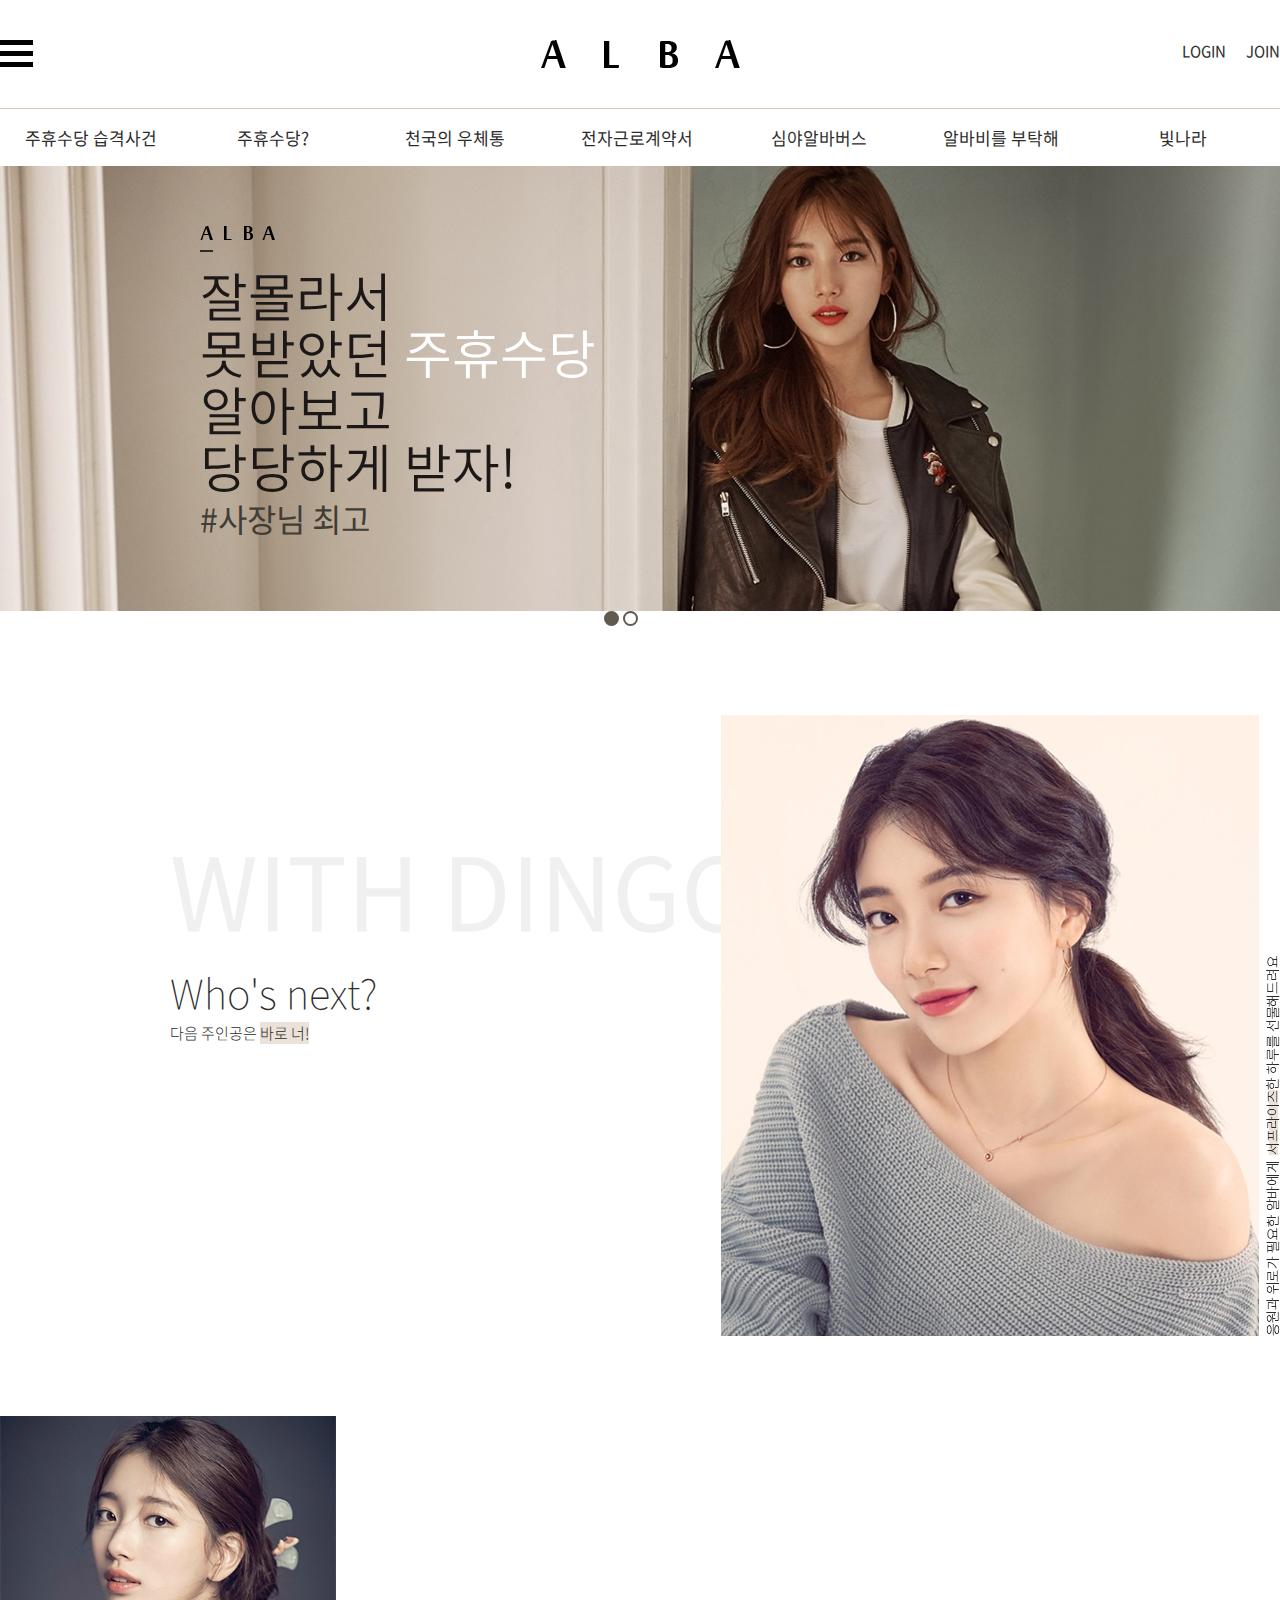
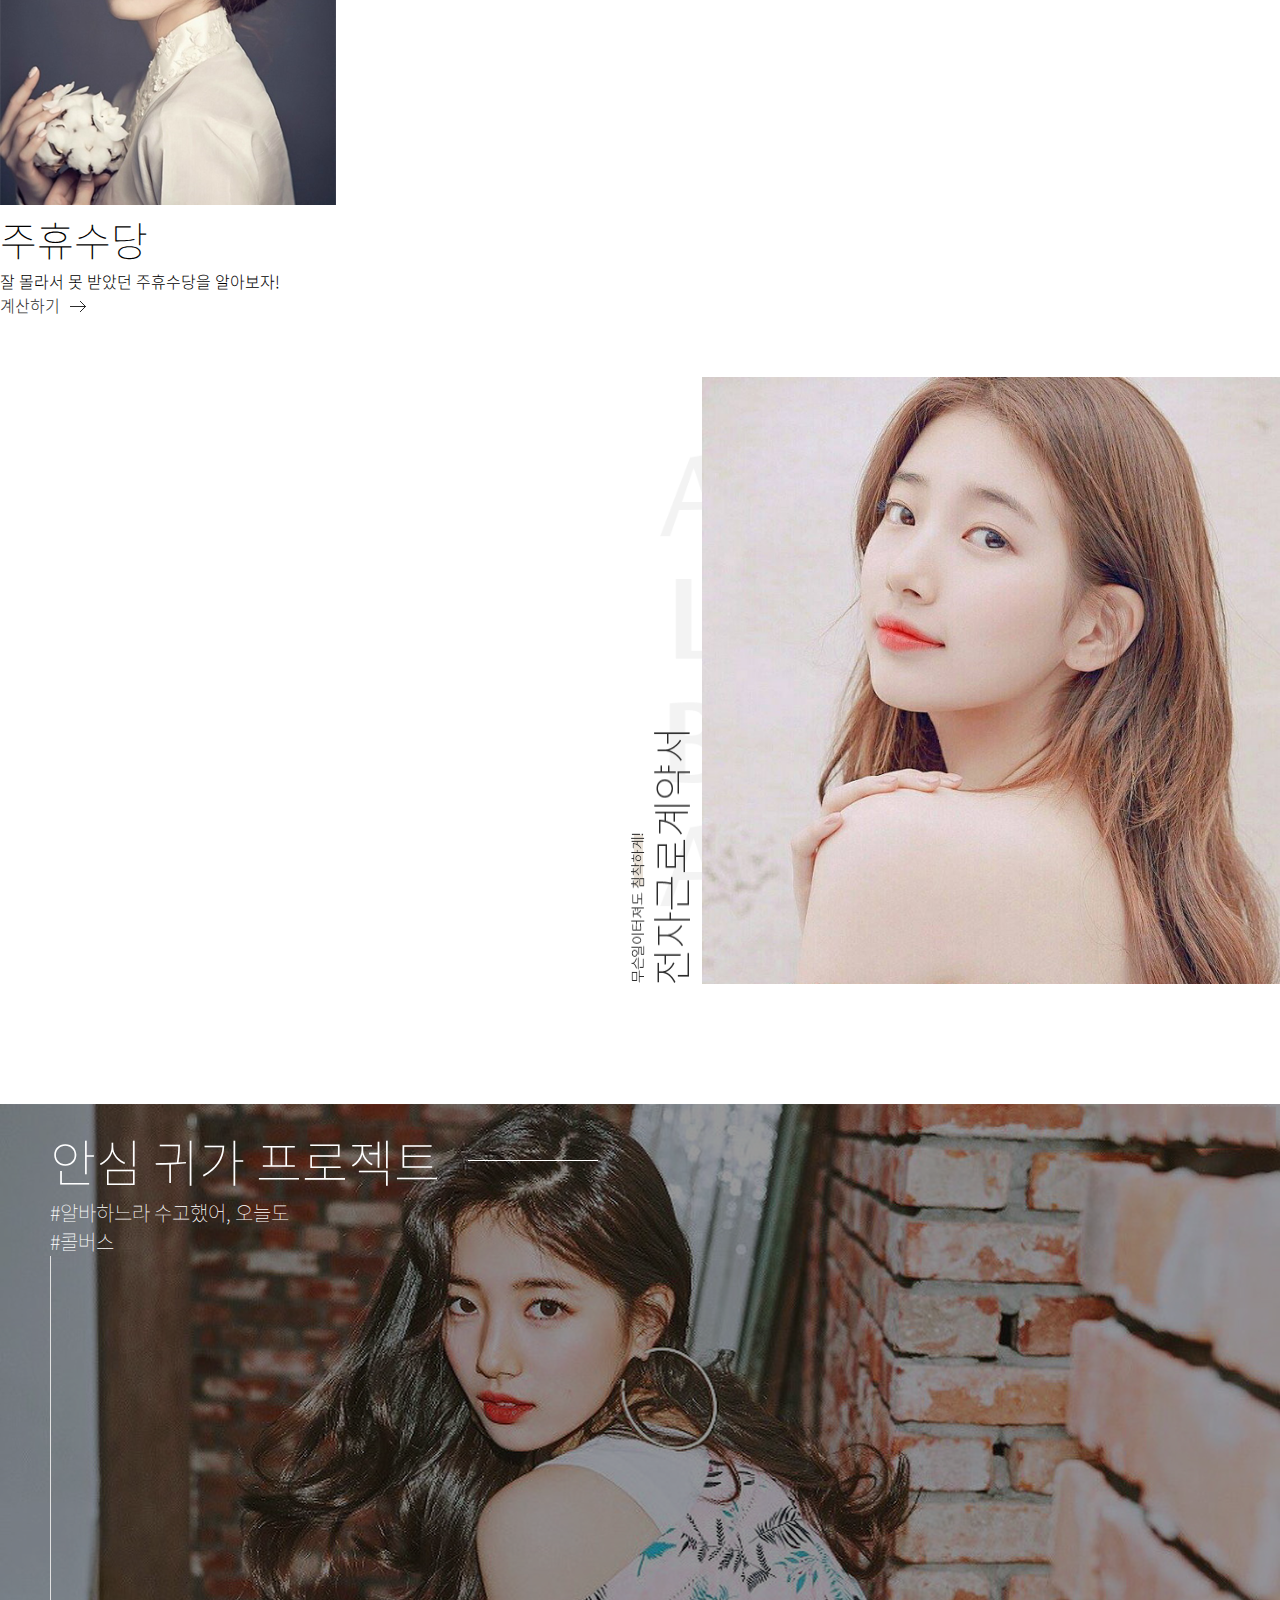
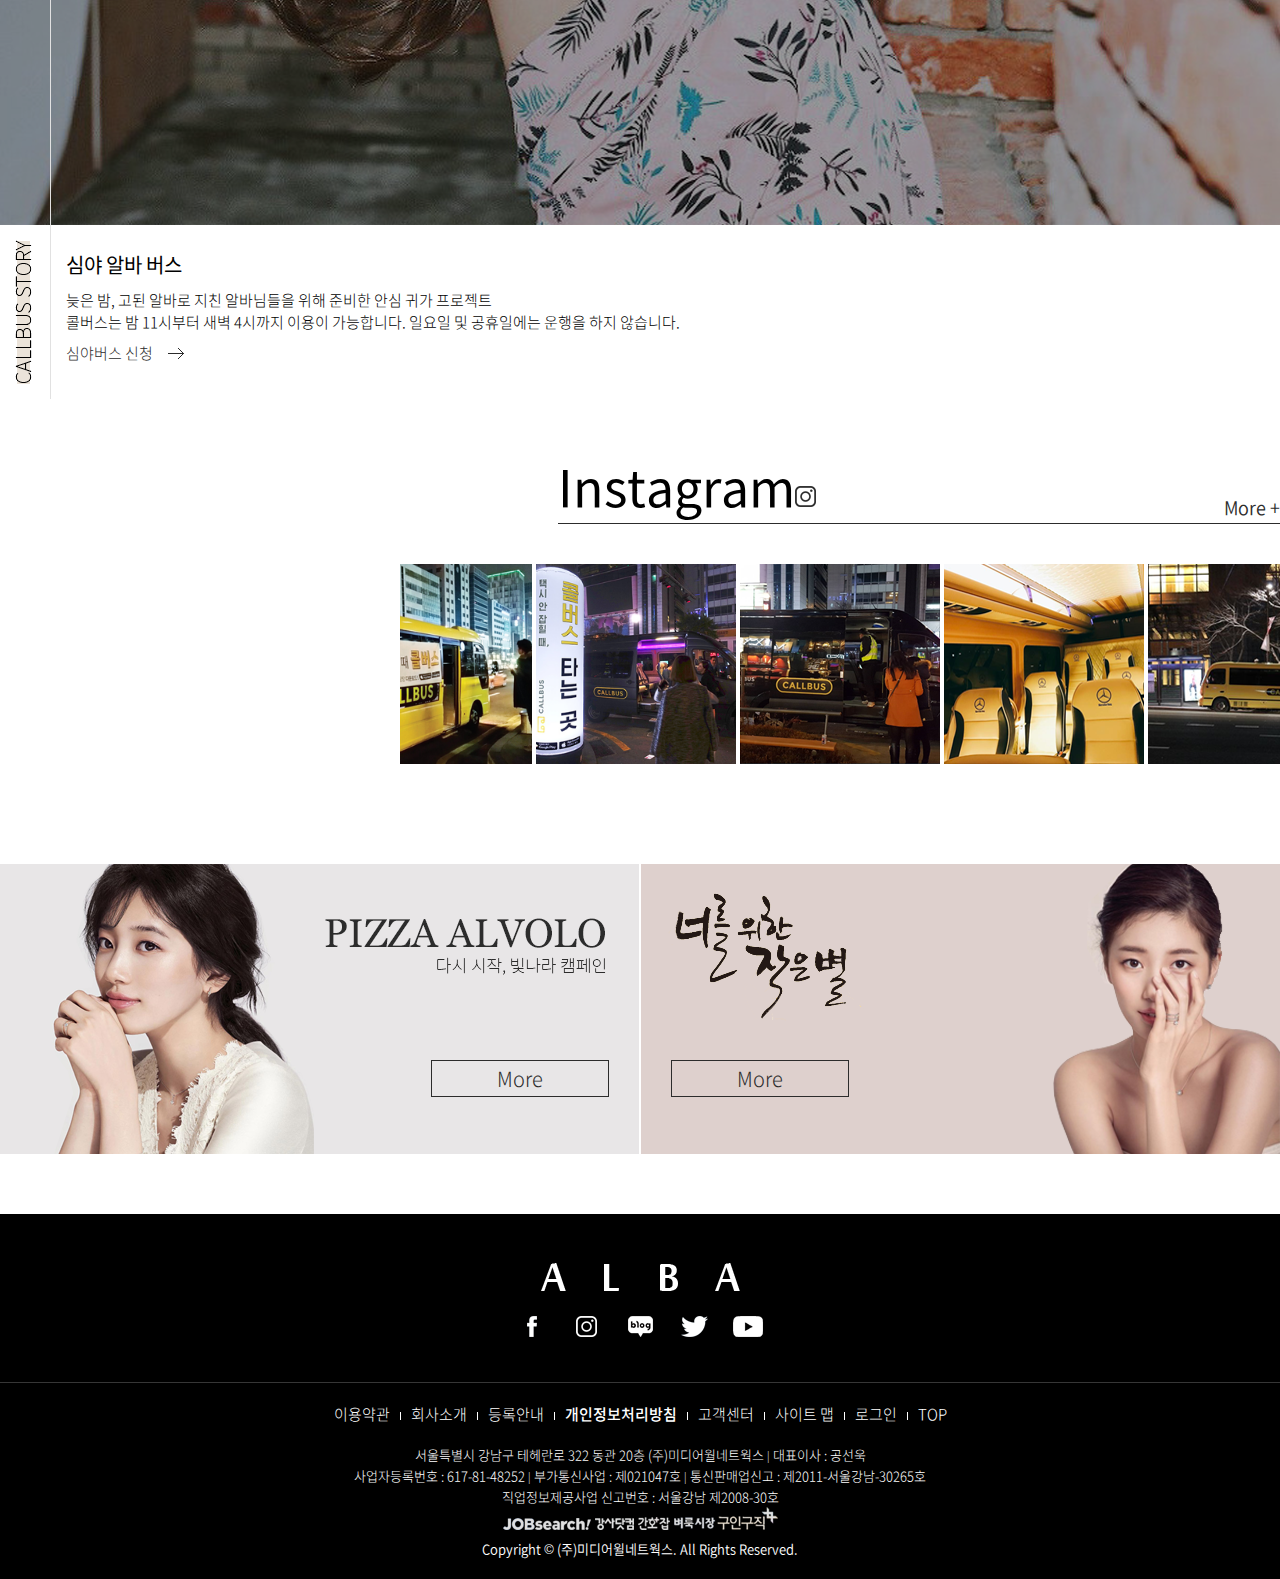
<file: index.html>
<!DOCTYPE html>
<html lang="ko">
<head>
<meta charset="utf-8">
<title>A L B A</title>
<link rel="stylesheet" type="text/css" href="css/slick.css">
<link rel="stylesheet" type="text/css" href="css/default.css">
<link rel="stylesheet" type="text/css" href="css/include.css">
<link rel="stylesheet" type="text/css" href="css/sub.css">
<link rel="stylesheet" type="text/css" href="font/fonts.css">
<script src="js/jquery.min.js" type="text/javascript"></script>
<script src="js/slick.min.js" type="text/javascript"></script>
    <script type="text/javascript">
       $(document).ready(function(){
           $(".regular").slick({
            dots: true,
            infinite: true,
            slidesToShow: 1,
            slidesToScroll: 1,
            autoplay:true,
            autoplaySpeed:2000,
            arrows:false,
          });
           
       $('.variable-width').slick({
          dots: false,
          infinite: true,
          speed: 300,
          slidesToShow: 2,
          autoplay:true,
          autoplaySpeed:2000,
          centerMode: true,
          variableWidth: true,
          arrows:false,
        });
       });
    </script>
    
</head>
    
<body>
<!--전체시작-->
<div id="wrap">
<!--헤더시작-->
<header id="header">
    <div class="inner">
        
        <!--로고시작-->
        <h1>
            <a href="#">
                <img src="images/common/logo_top.png" alt="로고 이미지">
            </a>
        </h1>
        <!--로고끝-->

        <!--메뉴아이콘시작-->
        <div class="menu">
            <a href="#">
                <img src="images/common/menu_Icon.png" alt="메뉴 아이콘">
            </a>
        </div>
        <!--메뉴아이콘끝-->

        <!--utill시작-->
        <ul class="utill cf">
            <li><a href="#">LOGIN</a></li>
            <li><a href="#">JOIN</a></li>
        </ul>
        <!--utill끝-->
        
    </div>
    
    <!--gnb시작-->
        <div class="nav">
            <ul class="gnb cf">
                <li><a href="#">주휴수당 습격사건</a></li>
                <li><a href="#">주휴수당?</a></li>
                <li><a href="#">천국의 우체통</a></li>
                <li><a href="#">전자근로계약서</a></li>
                <li><a href="#">심야알바버스</a></li>
                <li><a href="#">알바비를 부탁해</a></li>
                <li><a href="#">빛나라</a></li>
            </ul>
        </div>
    <!--gnb끝-->
    
</header>
<!--헤더끝-->
        
<!--컨테이너시작-->
<div id="container">
    
    <!--메인슬라이더시작-->
    <section class="regular slider">
        
        <div class="mainSlider">

            <img src="images/main/mainSlider_Img.png" alt="메인슬라이더이미지" class="mainSliderImg">

            <!--슬라이더텍스트시작-->
            <div class="sliderText">

                <img src="images/main/mainSlider_logoImg.png" alt="슬라이더 로고" class="sliderTExt">

                <p>
                    잘몰라서<br/>
                    못받았던 <span>주휴수당</span><br/>
                    알아보고<br/>
                    당당하게 받자!
                </p>

                <span class="sliderTextColor">#사장님 최고</span>

            </div>
            <!--슬라이더텍스트끝-->

        </div>

        <div class="mainSlider2">
            <img src="images/main/mainSlider_Img2.png" alt="메인슬라이더이미지" class="mainSliderImg2">
        </div>
        
    </section>
    <!--메인슬라이더끝-->
    
    <!--mainRow1시작-->
    <div class="mainRow1">
        <div class="inner">
            
            <div class="row1Box">

                <h2>WITH DINGO</h2>
                <p>Who's next?</p>
                <p class="row1Background">다음 주인공은 <span>바로 너!</span></p>

            </div>

            <img src="images/main/mainRow1_img.png" alt="mainRow1이미지">
            
        </div>
    </div>
    <!--mainRow1끝-->
    
    <!--mainRow2시작-->
    <div class="mainRow2">
        <div class="inner">
            
            <img src="images/main/mainRow2_img.png" alt="mainRow2이미지">
            
            <h2>주휴수당</h2>
            <p>잘 몰라서 못 받았던 주휴수당을 알아보자!</p>
            <span>
                <a href="#">
                    계산하기<img src="images/main/arrow_Icon.png" alt="화살표아이콘">
                </a>
            </span>
            
        </div>
    </div>
    <!--mainRow2끝-->
    
    <!--mainRow3시작-->
    <div class="mainRow3 cf">
        <div class="inner">
            
            <img src="images/main/mainRow3_img.png" alt="mainRow3이미지" class="row3Img">
            <img src="images/main/mainRow3_text.png" alt="mainRow3텍스트" class="row3Text">
            
        </div>
    </div>
    <!--mainRow3끝-->
    
    <!--mainRow4시작-->
    <div class="mainRow4">
        <div class="inner">
            
            <ul class="row4Box1">
                <li class="row4Title">안심 귀가 프로젝트</li>
                <li class="row4SubTitle">
                    #알바하느라 수고했어, 오늘도<br/>
                    #콜버스
                </li>
            </ul>
            
            <div class="row4Box2">
                
                <img src="images/main/mainRow4_text.png" alt="mainRow4텍스트">
                
                <div class="row4Box2Text">
                    
                    <h2>심야 알바 버스</h2>
                    <p>
                        늦은 밤, 고된 알바로 지친 알바님들을 위해 준비한 <span>안심 귀가 프로젝트</span><br/>
                        콜버스는 밤 11시부터 새벽 4시까지 이용이 가능합니다.
                        일요일 및 공휴일에는 운행을 하지 않습니다.
                    </p>
                    <span>
                        <a href="#">
                            심야버스 신청<img src="images/main/arrow_Icon.png" alt="화살표아이콘" class="row4Arrow">
                        </a>
                    </span>
                
                </div>
                
            </div>
            
        </div>
    </div>
    <!--mainRow4끝-->
    
    <!--mainRow5시작-->
    <div class="mainRow5">
        <div class="inner">
            
            <div class="row5Box1 cf">
                
                <h2>Instagram<img src="images/main/mainRow5_instaIcon.png" alt="인스타 아이콘"></h2>
                <p><a href="#">More +</a></p>
                
            </div>
            
            <section class="variable-width">
                
                <div class="row5Box2">
                    <a href="#"><img src="images/main/mainRow5_img01.png" alt="인스타이미지1"></a>
                </div>
                    
                <div class="row5Box2">
                    <a href="#"><img src="images/main/mainRow5_img02.png" alt="인스타이미지2"></a>
                </div>

                <div class="row5Box2">
                    <a href="#"><img src="images/main/mainRow5_img03.png" alt="인스타이미지3"></a>
                </div>
                
                <div class="row5Box2">
                    <a href="#"><img src="images/main/mainRow5_img04.png" alt="인스타이미지4"></a>
                </div>
                    
                <div class="row5Box2">
                    <a href="#"><img src="images/main/mainRow5_img05.png" alt="인스타이미지5"></a>
                </div>

                <div class="row5Box2">
                    <a href="#"><img src="images/main/mainRow5_img06.png" alt="인스타이미지6"></a>
                </div>
                
                <div class="row5Box2">
                    <a href="#"><img src="images/main/mainRow5_img07.png" alt="인스타이미지7"></a>
                </div>
                    
                <div class="row5Box2">
                    <a href="#"><img src="images/main/mainRow5_img08.png" alt="인스타이미지8"></a>
                </div>
                    
                <div class="row5Box2">
                    <a href="#"><img src="images/main/mainRow5_img09.png" alt="인스타이미지9"></a>
                </div>
                
                
                
            </section>
            
        </div>
    </div>
    <!--mainRow5끝-->
    
    <!--mainRow6시작-->
    <div class="mainRow6">
        <div class="inner cf">
            
            <ul class="row6Box1">
                <li><a href="#">More</a></li>
            </ul>

            <ul class="row6Box2">
                <li><a href="#">More</a></li>
            </ul>
            
        </div>
    </div>
    <!--mainRow6끝-->
    
</div>
<!--컨테이너끝-->
    
<!--푸터시작-->
<div id="footer">
    
    <!--푸터내용시작-->
    <div class="footerBg">
        
        <!--푸터탑시작-->
        <div class="footerTop">
            
            <!--푸터로고시작-->
            <h1><img src="images/common/logo_footer.png" alt="푸터로고이미지"></h1>
            <!--푸터로고끝-->
            
            <!--푸터SNS시작-->
            <ul class="footerSns cf">
                <li><a href="#"><img src="images/common/icon_fac.png" alt="페북아이콘"></a></li>
                <li><a href="#"><img src="images/common/icon_ins.png" alt="인스타아이콘"></a></li>
                <li><a href="#"><img src="images/common/icon_blo.png" alt="블로그아이콘"></a></li>
                <li><a href="#"><img src="images/common/icon_twi.png" alt="트위터아이콘"></a></li>
                <li class="snsLast"><a href="#"><img src="images/common/icon_u.png" alt="유튜브아이콘"></a></li>
            </ul>
            <!--푸터SNS끝-->
            
        </div>
        <!--푸터탑끝-->
        
        <!--푸터bottom시작-->
        <div class="footerBottom">
            
            <ul class="footerBottomText">
                <li><a href="#">이용약관</a></li>
                <li><a href="#">회사소개</a></li>
                <li><a href="#">등록안내</a></li>
                <li class="font"><a href="#">개인정보처리방침</a></li>
                <li><a href="#">고객센터</a></li> 
                <li><a href="#">사이트 맵</a></li> 
                <li><a href="#">로그인</a></li>
                <li class="none"><a href="#">TOP</a></li>
            </ul>
            
            <p>서울특별시 강남구 테헤란로 322 동관 20층 (주)미디어월네트웍스 <span>&#124;</span> 대표이사 : 공선욱</p>
            <p>사업자등록번호 : 617-81-48252 <span>&#124;</span> 부가통신사업 : 제021047호 <span>&#124;</span> 통신판매업신고 : 제2011-서울강남-30265호</p>
            <p>직업정보제공사업 신고번호 : 서울강남 제2008-30호</p>
            
            <ul class="familySite">
                <li><a href="#"><img src="images/common/familySite_01.png" alt="패밀리사이트1"></a></li>
                <li><a href="#"><img src="images/common/familySite_02.png" alt="패밀리사이트2"></a></li>
                <li><a href="#"><img src="images/common/familySite_03.png" alt="패밀리사이트3"></a></li>
                <li class="margin"><a href="#"><img src="images/common/familySite_04.png" alt="패밀리사이트4"></a></li>
            </ul>
            
            <span>Copyright © (주)미디어윌네트웍스. All Rights Reserved.</span>
            
        </div>
        <!--푸터bottom끝-->
        
    </div>
    <!--푸터내용끝-->
    
</div>
<!--푸터끝-->
    
    

    
</div>
<!--전체끝-->
</body>
</html>
</file>
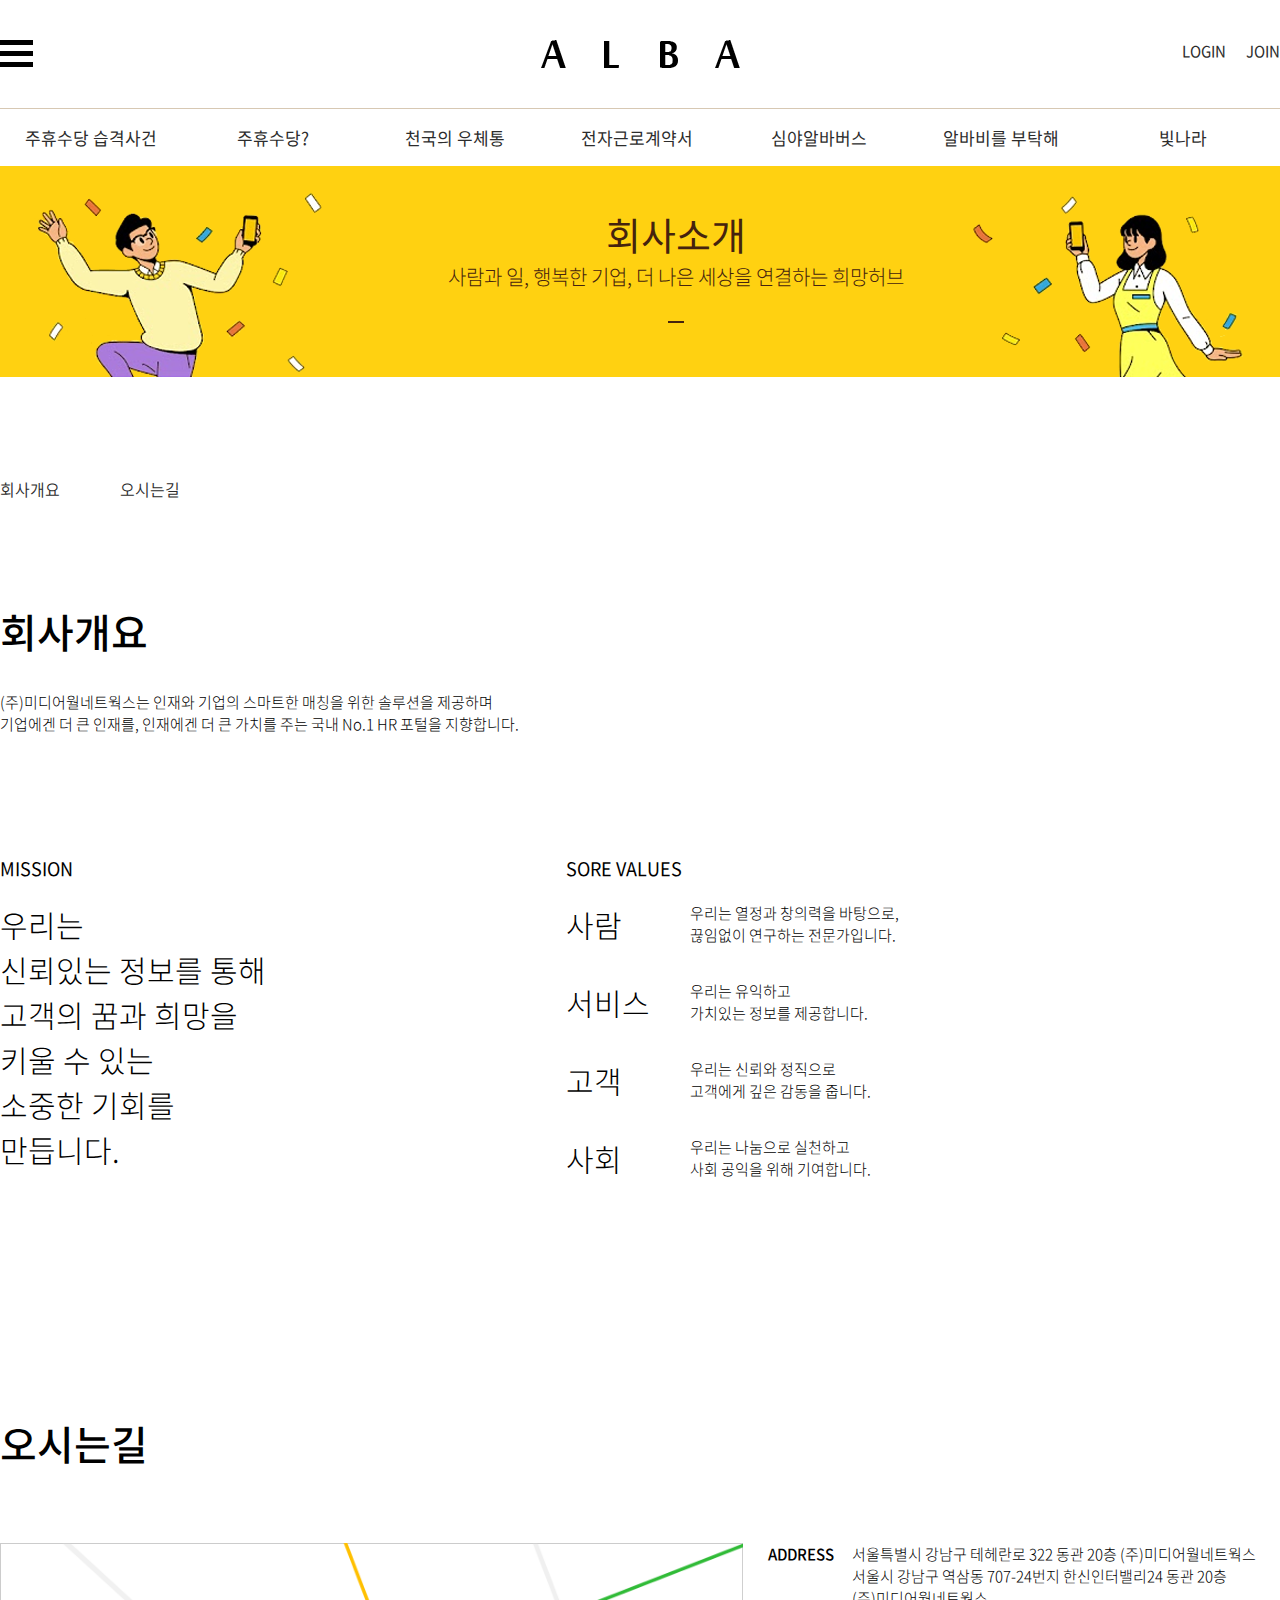
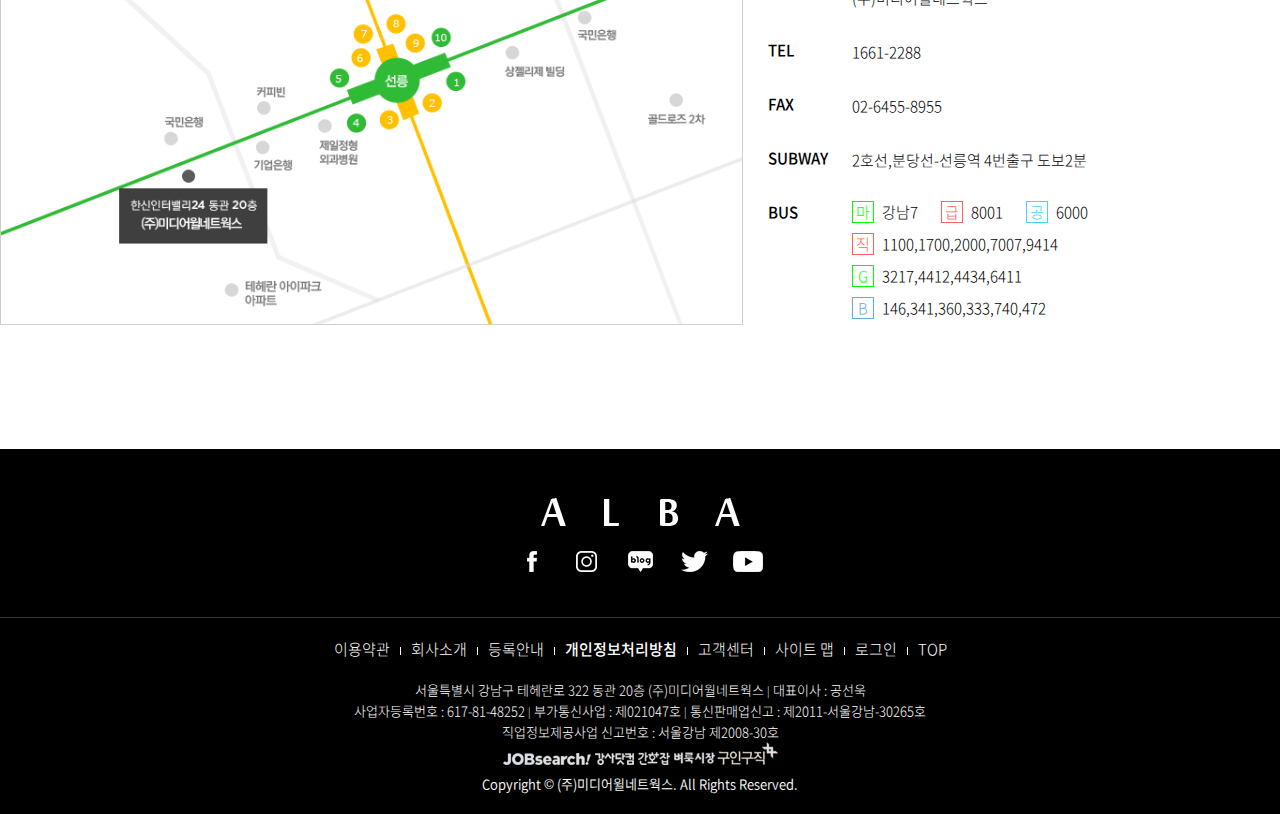
<file: sub/campanyIntroduction.html>
<!DOCTYPE html>
<html lang="ko">
<head>
<meta charset="utf-8">
<title>A L B A</title>
<link rel="stylesheet" type="text/css" href="../font/fonts.css">
<link rel="stylesheet" type="text/css" href="../css/sub/campanyIntroduction/default.css">
<link rel="stylesheet" type="text/css" href="../css/sub/campanyIntroduction/include.css">
<link rel="stylesheet" type="text/css" href="../css/sub/campanyIntroduction/sub.css">
</head>
    
<body>
<!--전체시작-->
<div id="wrap">
<!--헤더시작-->
<header id="header">
    <div class="inner">
        
        <!--로고시작-->
        <h1>
            <a href="#">
                <img src="../images/common/logo_top.png" alt="로고 이미지">
            </a>
        </h1>
        <!--로고끝-->

        <!--메뉴아이콘시작-->
        <div class="menu">
            <a href="#">
                <img src="../images/common/menu_Icon.png" alt="메뉴 아이콘">
            </a>
        </div>
        <!--메뉴아이콘끝-->

        <!--utill시작-->
        <ul class="utill cf">
            <li><a href="#">LOGIN</a></li>
            <li><a href="#">JOIN</a></li>
        </ul>
        <!--utill끝-->
        
    </div>
    
    <!--gnb시작-->
        <div class="nav">
            <ul class="gnb cf">
                <li><a href="#">주휴수당 습격사건</a></li>
                <li><a href="#">주휴수당?</a></li>
                <li><a href="#">천국의 우체통</a></li>
                <li><a href="#">전자근로계약서</a></li>
                <li><a href="#">심야알바버스</a></li>
                <li><a href="#">알바비를 부탁해</a></li>
                <li><a href="#">빛나라</a></li>
            </ul>
        </div>
    <!--gnb끝-->
    
</header>
<!--헤더끝-->
        
<!--컨테이너시작-->
<div id="container">
    
    <!--메인슬라이더시작-->
    <div class="subSlider">
        
        <img src="../images/campanyIntroduction/subSlider_img.png" alt="서브슬라이더이미지" class="subSliderImg">
        
        <!--슬라이더텍스트시작-->
        <div class="sliderText">
            
            <h2>회사소개</h2>
            <p>사람과 일, 행복한 기업, 더 나은 세상을 연결하는 희망허브</p>
            
        </div>
        <!--슬라이더텍스트끝-->
        
    </div>
    <!--메인슬라이더끝-->
    
    <!--선택창시작-->
    <div class="mainRow1">
        <div class="inner">
            
            <ul class="row1Box1 cf">
                <li class="row1_1"><a href="#">회사개요</a></li>
                <li class="row1_2"><a href="#">오시는길</a></li>
            </ul>
            
        </div>
    </div>
    <!--선택창끝-->
    
   <!--mainRow2시작-->
    <div class="mainRow2 cf">
        <div class="inner">
            
            <h2>회사개요</h2>
            <p class="marginBottom">
                &#40;주&#41;미디어월네트웍스는 인재와 기업의 스마트한 매칭을 위한 솔루션을 제공하며<br/>
                기업에겐 더 큰 인재를, 인재에겐 더 큰 가치를 주는 국내 No.1 HR 포털을 지향합니다.
            </p>
            
            <div class="row2Box1">
                <h2>MISSION</h2>
                <p>
                    우리는<br/>
                    신뢰있는 정보를 통해<br/>
                    고객의 꿈과 희망을<br/>
                    키울 수 있는<br/>
                    소중한 기회를<br/>
                    만듭니다.
                </p>
            </div>
            
            <div class="row2Box2">
                
                <h2>SORE VALUES</h2>
                
                <dl class="row2Box2_1 cf">
                    <dt>사람</dt>
                    <dd>
                        우리는 열정과 창의력을 바탕으로,<br/>
                        끊임없이 연구하는 전문가입니다.
                    </dd>
                </dl>
                
                <dl class="row2Box2_1">
                    <dt>서비스</dt>
                    <dd>
                        우리는 유익하고<br/>
                        가치있는 정보를 제공합니다.
                    </dd>
                </dl>
                
                <dl class="row2Box2_1">
                    <dt>고객</dt>
                    <dd>
                        우리는 신뢰와 정직으로<br/>
                        고객에게 깊은 감동을 줍니다.
                    </dd>
                </dl>
                
                <dl class="row2Box2_1">
                    <dt>사회</dt>
                    <dd>
                        우리는 나눔으로 실천하고<br/>
                        사회 공익을 위해 기여합니다.
                    </dd>
                </dl>
                
            </div>
            
        </div>
    </div>
   <!--mainRow2끝-->
    
    <!--mainRow3시작-->
    <div class="mainRow3">
        <div class="inner cf">
            
            <h2>오시는길</h2>
            <img src="../images/campanyIntroduction/mainRow3_img.png" alt="지도 이미지">
            
            <div class="row3Box1">
                
                <dl class="row3Text">
                    
                    <dt>ADDRESS</dt>
                    <dd>
                        서울특별시 강남구 테헤란로 322 동관 20층 (주)미디어월네트웍스<br/>
                        서울시 강남구 역삼동 707-24번지 한신인터밸리24 동관 20층<br/>
                        (주)미디어월네트웍스
                    </dd>
                    
                </dl>
                
                <dl class="row3Text">
                    <dt>TEL</dt>
                    <dd>1661-2288</dd>
                </dl>
                
                <dl class="row3Text">
                    <dt>FAX</dt>
                    <dd>02-6455-8955</dd>
                </dl>
                
                <dl class="row3Text">    
                    <dt>SUBWAY</dt>
                    <dd>2호선,분당선-선릉역 4번출구 도보2분</dd>
                </dl>
                    
                <dl class="row3Text1">    
                    <dt>BUS</dt>
                    <dd>
                        <p>
                            <span class="green none">마</span>강남7
                            <span class="red">급</span>8001
                            <span class="blue">공</span>6000
                        </p>
                        <p><span class="red none">직</span>1100,1700,2000,7007,9414</p>
                        <p><span class="green none">G</span>3217,4412,4434,6411</p>
                        <p><span class="deepBlue none">B</span>146,341,360,333,740,472</p>
                    </dd>
                </dl>
                    
                
            </div>
            
        </div>
    </div>
    <!--mainRow3끝-->
    
</div>
<!--컨테이너끝-->
     
<!--푸터시작-->
<div id="footer">
    
    <!--푸터내용시작-->
    <div class="footerBg">
        
        <!--푸터탑시작-->
        <div class="footerTop">
            
            <!--푸터로고시작-->
            <h1><img src="../images/common/logo_footer.png" alt="푸터로고이미지"></h1>
            <!--푸터로고끝-->
            
            <!--푸터SNS시작-->
            <ul class="footerSns cf">
                <li><a href="#"><img src="../images/common/icon_fac.png" alt="페북아이콘"></a></li>
                <li><a href="#"><img src="../images/common/icon_ins.png" alt="인스타아이콘"></a></li>
                <li><a href="#"><img src="../images/common/icon_blo.png" alt="블로그아이콘"></a></li>
                <li><a href="#"><img src="../images/common/icon_twi.png" alt="트위터아이콘"></a></li>
                <li class="snsLast"><a href="#"><img src="../images/common/icon_u.png" alt="유튜브아이콘"></a></li>
            </ul>
            <!--푸터SNS끝-->
            
        </div>
        <!--푸터탑끝-->
        
        <!--푸터bottom시작-->
        <div class="footerBottom">
            
            <ul class="footerBottomText">
                <li><a href="#">이용약관</a></li>
                <li><a href="#">회사소개</a></li>
                <li><a href="#">등록안내</a></li>
                <li class="font"><a href="#">개인정보처리방침</a></li>
                <li><a href="#">고객센터</a></li> 
                <li><a href="#">사이트 맵</a></li> 
                <li><a href="#">로그인</a></li>
                <li class="none"><a href="#">TOP</a></li>
            </ul>
            
            <p>서울특별시 강남구 테헤란로 322 동관 20층 (주)미디어월네트웍스 <span>&#124;</span> 대표이사 : 공선욱</p>
            <p>사업자등록번호 : 617-81-48252 <span>&#124;</span> 부가통신사업 : 제021047호 <span>&#124;</span> 통신판매업신고 : 제2011-서울강남-30265호</p>
            <p>직업정보제공사업 신고번호 : 서울강남 제2008-30호</p>
            
            <ul class="familySite">
                <li><a href="#"><img src="../images/common/familySite_01.png" alt="패밀리사이트1"></a></li>
                <li><a href="#"><img src="../images/common/familySite_02.png" alt="패밀리사이트2"></a></li>
                <li><a href="#"><img src="../images/common/familySite_03.png" alt="패밀리사이트3"></a></li>
                <li class="margin"><a href="#"><img src="../images/common/familySite_04.png" alt="패밀리사이트4"></a></li>
            </ul>
            
            <span>Copyright © (주)미디어윌네트웍스. All Rights Reserved.</span>
            
        </div>
        <!--푸터bottom끝-->
        
    </div>
    <!--푸터내용끝-->
    
</div>
<!--푸터끝-->
    
    

    
</div>
<!--전체끝-->
</body>
</html>
</file>
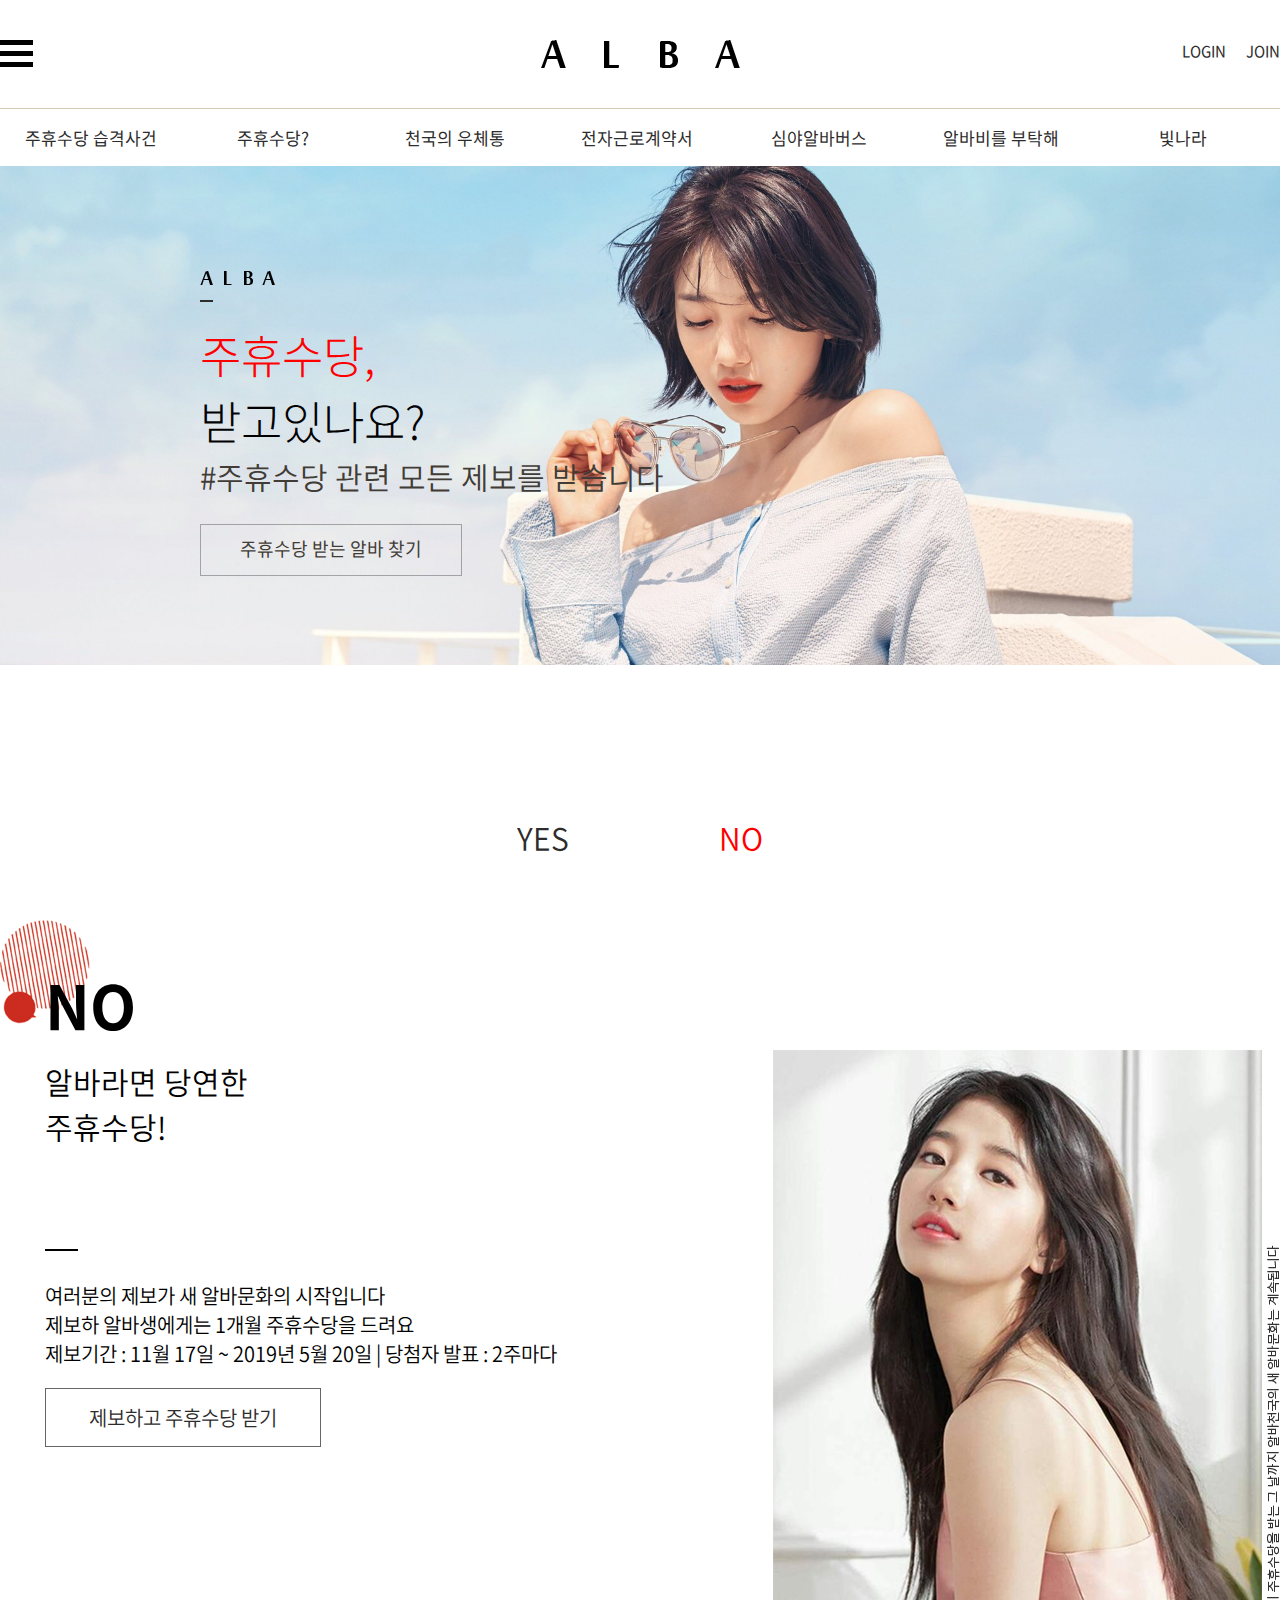
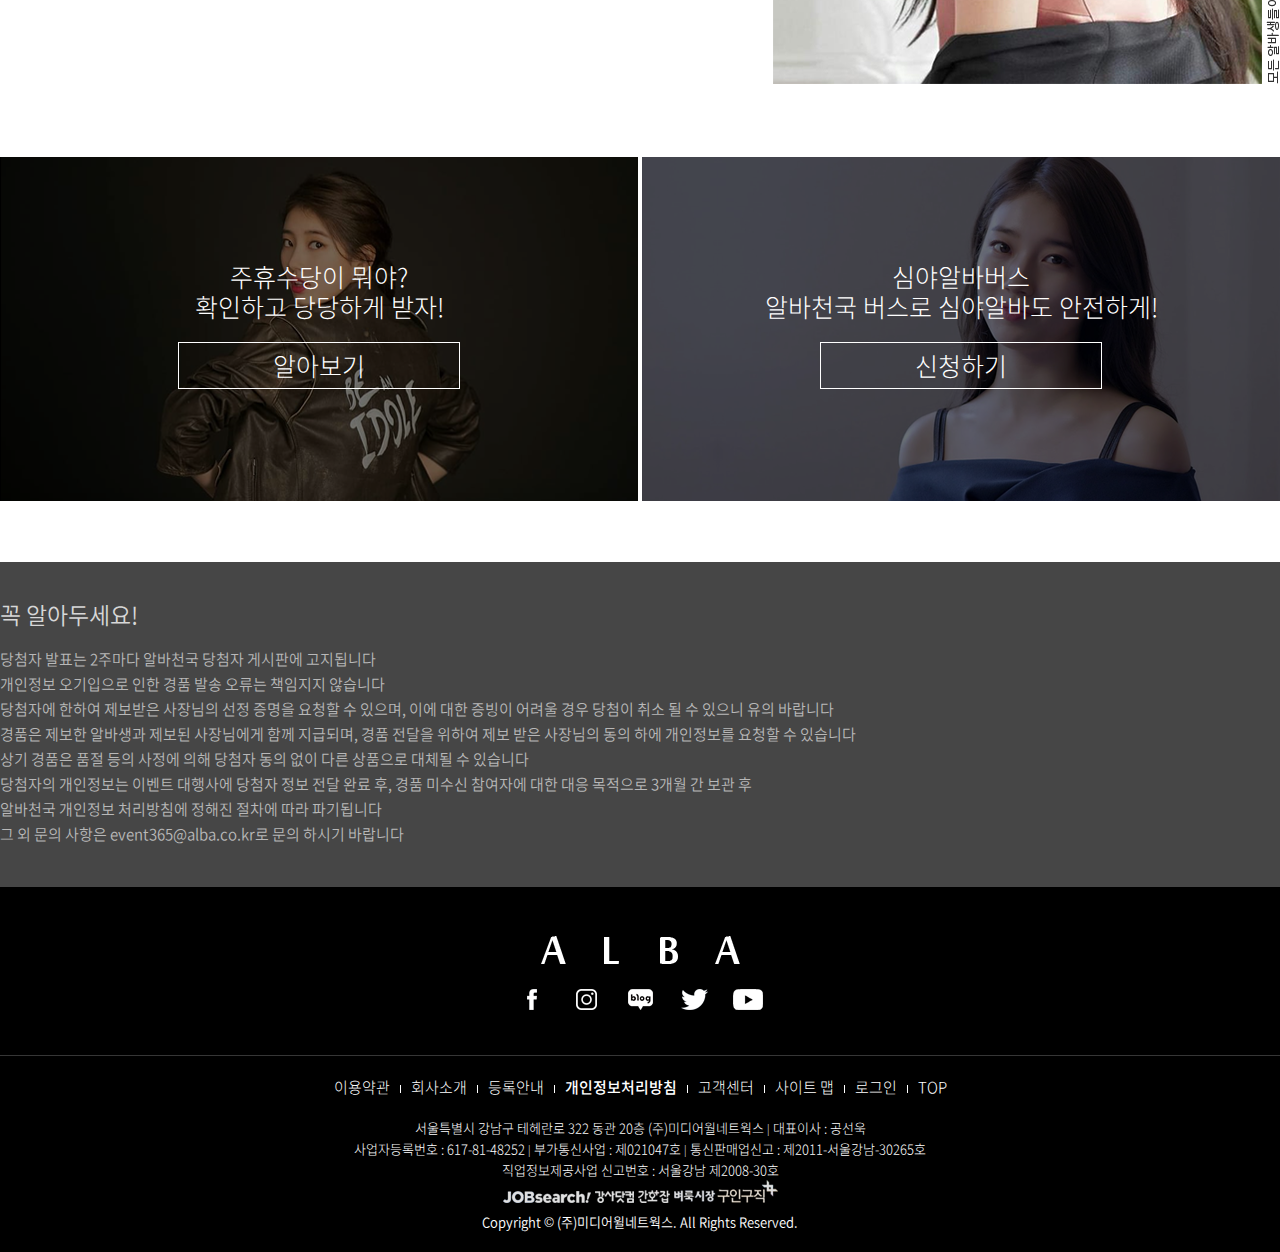
<file: sub/no.html>
<!DOCTYPE html>
<html lang="ko">
<head>
<meta charset="utf-8">
<title>A L B A</title>
<link rel="stylesheet" type="text/css" href="../font/fonts.css">
<link rel="stylesheet" type="text/css" href="../css/sub/no/default.css">
<link rel="stylesheet" type="text/css" href="../css/sub/no/include.css">
<link rel="stylesheet" type="text/css" href="../css/sub/no/sub.css">
</head>
    
<body>
<!--전체시작-->
<div id="wrap">
<!--헤더시작-->
<header id="header">
    <div class="inner">
        
        <!--로고시작-->
        <h1>
            <a href="#">
                <img src="../images/common/logo_top.png" alt="로고 이미지">
            </a>
        </h1>
        <!--로고끝-->

        <!--메뉴아이콘시작-->
        <div class="menu">
            <a href="#">
                <img src="../images/common/menu_Icon.png" alt="메뉴 아이콘">
            </a>
        </div>
        <!--메뉴아이콘끝-->

        <!--utill시작-->
        <ul class="utill cf">
            <li><a href="#">LOGIN</a></li>
            <li><a href="#">JOIN</a></li>
        </ul>
        <!--utill끝-->
        
    </div>
    
    <!--gnb시작-->
        <div class="nav">
            <ul class="gnb cf">
                <li><a href="#">주휴수당 습격사건</a></li>
                <li><a href="#">주휴수당?</a></li>
                <li><a href="#">천국의 우체통</a></li>
                <li><a href="#">전자근로계약서</a></li>
                <li><a href="#">심야알바버스</a></li>
                <li><a href="#">알바비를 부탁해</a></li>
                <li><a href="#">빛나라</a></li>
            </ul>
        </div>
    <!--gnb끝-->
    
</header>
<!--헤더끝-->
        
<!--컨테이너시작-->
<div id="container">
    
    <!--메인슬라이더시작-->
    <div class="subSlider">
        
        <img src="../images/yesOrNo/subSlider_img.png" alt="서브슬라이더이미지" class="subSliderImg">
        
        <!--슬라이더텍스트시작-->
        <div class="sliderText">
            
            <img src="../images/yesOrNo/subSlider_logo.png" alt="서브슬라이더 로고이미지">
            
            <p class="sliderTextP">
                <span>주휴수당,</span><br/>
                받고있나요?<br/>
            </p>
            
            <span class="sliderTextColor">#주휴수당 관련 모든 제보를 받습니다</span>
            
            <p class="sliderBtn">
                <a href="#">
                    주휴수당 받는 알바 찾기
                </a>
            </p>
            
        </div>
        <!--슬라이더텍스트끝-->
        
    </div>
    <!--메인슬라이더끝-->
    
    <!--선택창시작-->
    <ul class="yesOrNo">
        <li class="yesOrNoFirst"><a href="#">YES</a></li>
        <li class="yesOrNoLast margin"><a href="#">NO</a></li>
    </ul>
    <!--선택창끝-->
    
    <!--mainRow1시작-->
    <div class="mainRow1">
        <div class="inner">
            
            <img src="../images/yesOrNo/mainRow1_img.png" alt="mainRow1이미지" class="yesBackground">
            <h2>NO</h2>
            <p class="subTitle">
                알바라면 당연한<br/>
                주휴수당!
            </p>
            
            <p>
                여러분의 제보가 새 알바문화의 시작입니다<br/>
                제보하 알바생에게는 1개월 주휴수당을 드려요<br/>
                제보기간 : 11월 17일 &#126; 2019년 5월 20일 &#124; 당첨자 발표 : 2주마다
            </p>
            
            <span>
                <a href="#">
                    제보하고 주휴수당 받기
                </a>
            </span>
            
            <img src="../images/yesOrNo/noMainRow1_img.png" alt="mainRow1이미지" class="rightImg">
            
        </div>
    </div>
    <!--mainRow1끝-->
    
    <!--mainRow4시작-->
    <div class="mainRow2 cf">
        <div class="inner">
            
            <ul class="row2Box1">
                <li>주휴수당이 뭐야?</li>
                <li>확인하고 당당하게 받자!</li>
                <li>
                    <a href="#">
                        <span>알아보기</span>
                    </a>
                </li>
            </ul>
            
            <ul class="row2Box2">
                <li>심야알바버스</li>
                <li>알바천국 버스로 심야알바도 안전하게!</li>
                <li>
                    <a href="#">
                        <span>신청하기</span>
                    </a>
                </li>
            </ul>
            
        </div>
    </div>
    <!--mainRow2끝-->
    
    <!--mainRow3시작-->
    <div class="mainRow3">
        <div class="inner">
            
            <ul class="row3Box1">
                <li class="row3Box1Title">꼭 알아두세요!</li>
                <li>당첨자 발표는 2주마다 알바천국 당첨자 게시판에 고지됩니다</li>
                <li>개인정보 오기입으로 인한 경품 발송 오류는 책임지지 않습니다</li>
                <li>당첨자에 한하여 제보받은 사장님의 선정 증명을 요청할 수 있으며, 이에 대한 증빙이 어려울 경우 당첨이 취소 될 수 있으니 유의 바랍니다</li>
                <li>경품은 제보한 알바생과 제보된 사장님에게 함께 지급되며, 경품 전달을 위하여 제보 받은 사장님의 동의 하에 개인정보를 요청할 수 있습니다</li>
                <li>상기 경품은 품절 등의 사정에 의해 당첨자 동의 없이 다른 상품으로 대체될 수 있습니다</li>
                <li>당첨자의 개인정보는 이벤트 대행사에 당첨자 정보 전달 완료 후, 경품 미수신 참여자에 대한 대응 목적으로 3개월 간 보관 후</li>
                <li>알바천국 개인정보 처리방침에 정해진 절차에 따라 파기됩니다</li>
                <li>그 외 문의 사항은 <span>event365@alba.co.kr</span>로 문의 하시기 바랍니다</li>
            </ul>
            
        </div>
    </div>
    <!--mainRow3끝-->

</div>
<!--컨테이너끝-->
     
<!--푸터시작-->
<div id="footer">
    
    <!--푸터내용시작-->
    <div class="footerBg">
        
        <!--푸터탑시작-->
        <div class="footerTop">
            
            <!--푸터로고시작-->
            <h1><img src="../images/common/logo_footer.png" alt="푸터로고이미지"></h1>
            <!--푸터로고끝-->
            
            <!--푸터SNS시작-->
            <ul class="footerSns cf">
                <li><a href="#"><img src="../images/common/icon_fac.png" alt="페북아이콘"></a></li>
                <li><a href="#"><img src="../images/common/icon_ins.png" alt="인스타아이콘"></a></li>
                <li><a href="#"><img src="../images/common/icon_blo.png" alt="블로그아이콘"></a></li>
                <li><a href="#"><img src="../images/common/icon_twi.png" alt="트위터아이콘"></a></li>
                <li class="snsLast"><a href="#"><img src="../images/common/icon_u.png" alt="유튜브아이콘"></a></li>
            </ul>
            <!--푸터SNS끝-->
            
        </div>
        <!--푸터탑끝-->
        
        <!--푸터bottom시작-->
        <div class="footerBottom">
            
            <ul class="footerBottomText">
                <li><a href="#">이용약관</a></li>
                <li><a href="#">회사소개</a></li>
                <li><a href="#">등록안내</a></li>
                <li class="font"><a href="#">개인정보처리방침</a></li>
                <li><a href="#">고객센터</a></li> 
                <li><a href="#">사이트 맵</a></li> 
                <li><a href="#">로그인</a></li>
                <li class="none"><a href="#">TOP</a></li>
            </ul>
            
            <p>서울특별시 강남구 테헤란로 322 동관 20층 (주)미디어월네트웍스 <span>&#124;</span> 대표이사 : 공선욱</p>
            <p>사업자등록번호 : 617-81-48252 <span>&#124;</span> 부가통신사업 : 제021047호 <span>&#124;</span> 통신판매업신고 : 제2011-서울강남-30265호</p>
            <p>직업정보제공사업 신고번호 : 서울강남 제2008-30호</p>
            
            <ul class="familySite">
                <li><a href="#"><img src="../images/common/familySite_01.png" alt="패밀리사이트1"></a></li>
                <li><a href="#"><img src="../images/common/familySite_02.png" alt="패밀리사이트2"></a></li>
                <li><a href="#"><img src="../images/common/familySite_03.png" alt="패밀리사이트3"></a></li>
                <li class="margin"><a href="#"><img src="../images/common/familySite_04.png" alt="패밀리사이트4"></a></li>
            </ul>
            
            <span>Copyright © (주)미디어윌네트웍스. All Rights Reserved.</span>
            
        </div>
        <!--푸터bottom끝-->
        
    </div>
    <!--푸터내용끝-->
    
</div>
<!--푸터끝-->
    
    

    
</div>
<!--전체끝-->
</body>
</html>
</file>
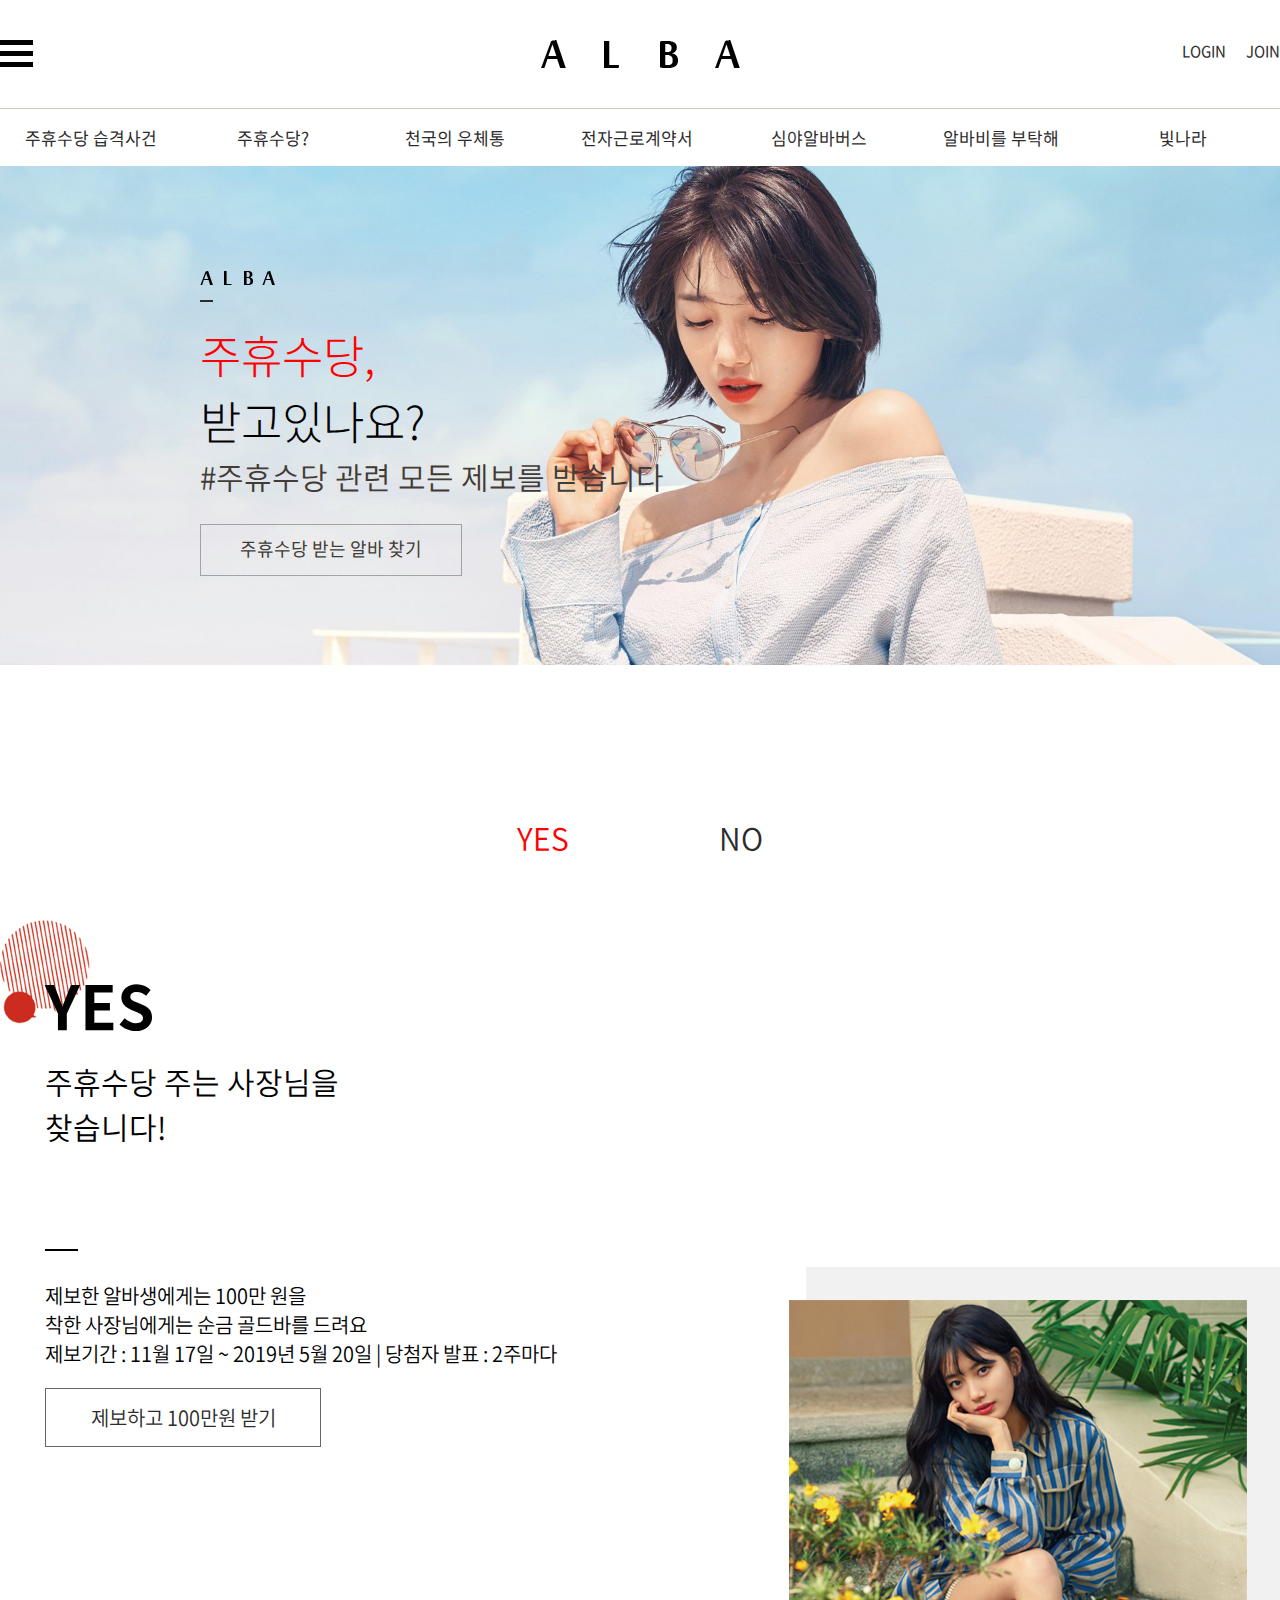
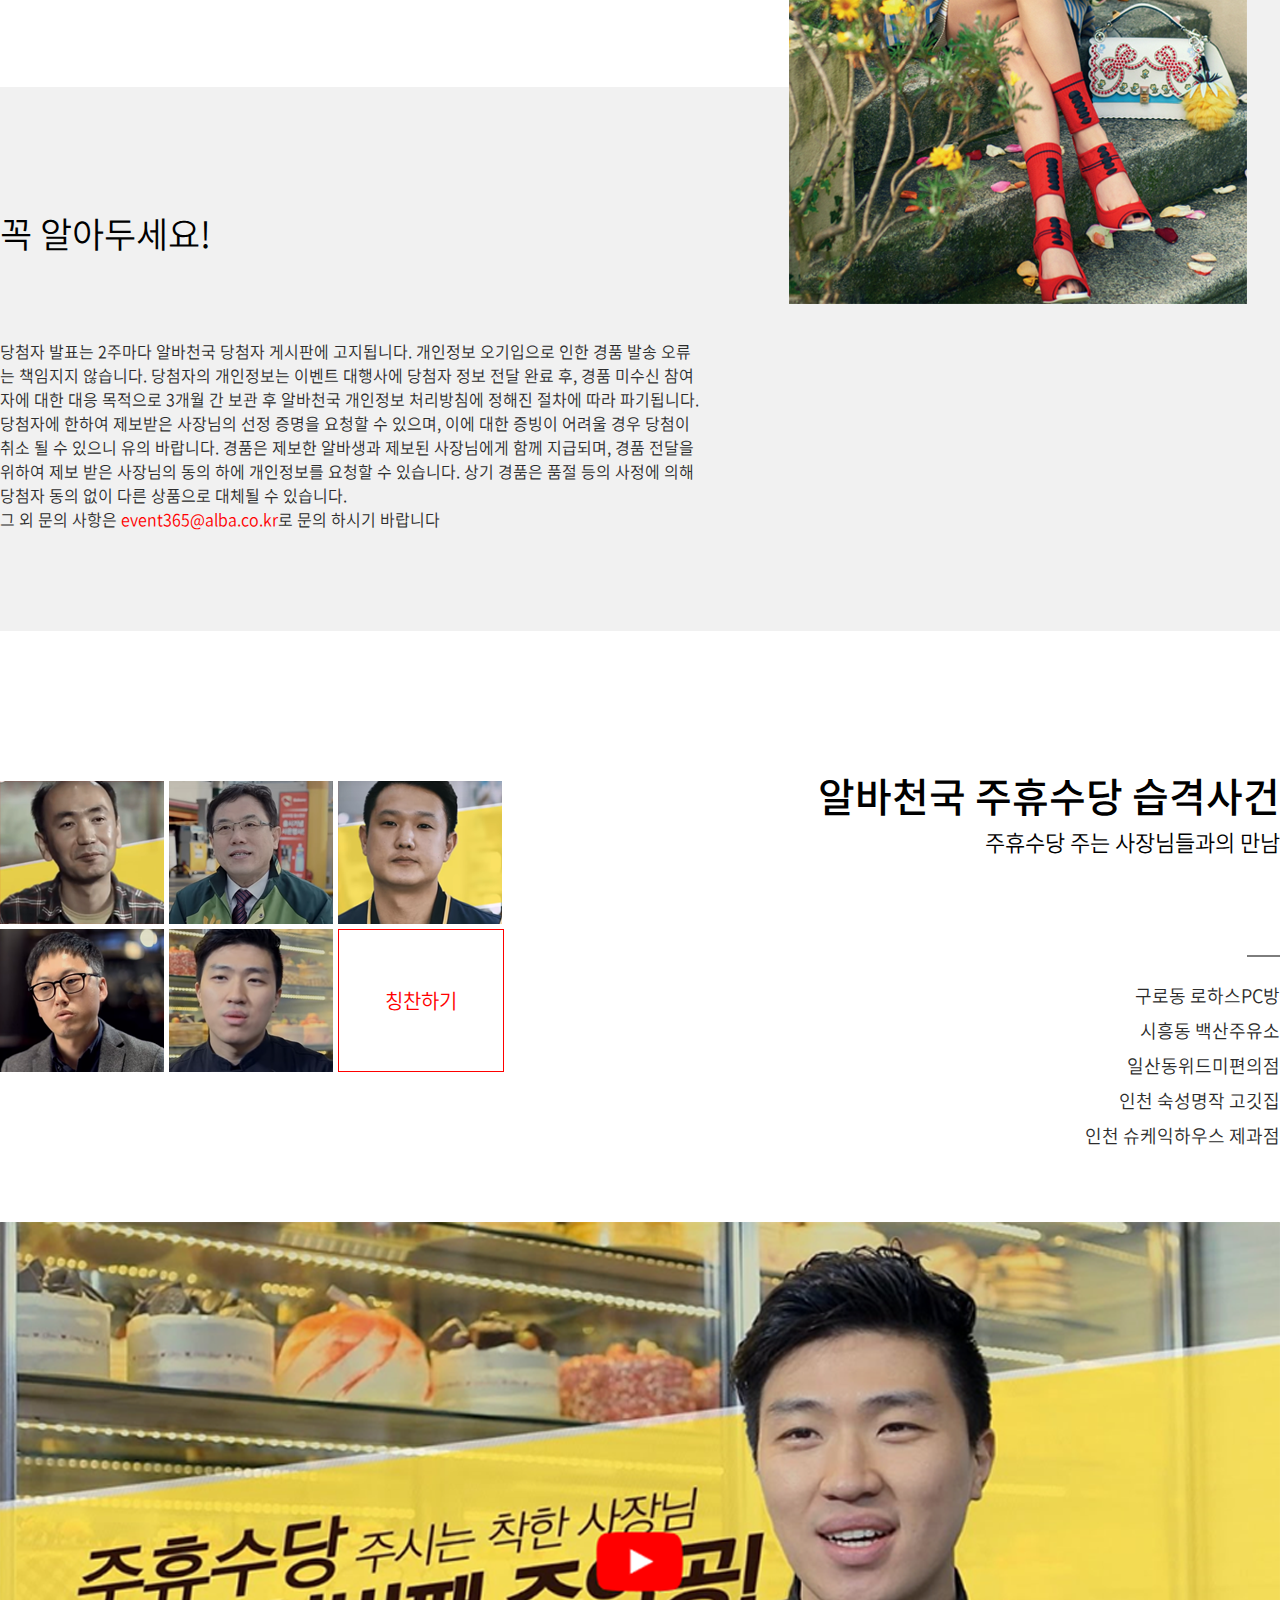
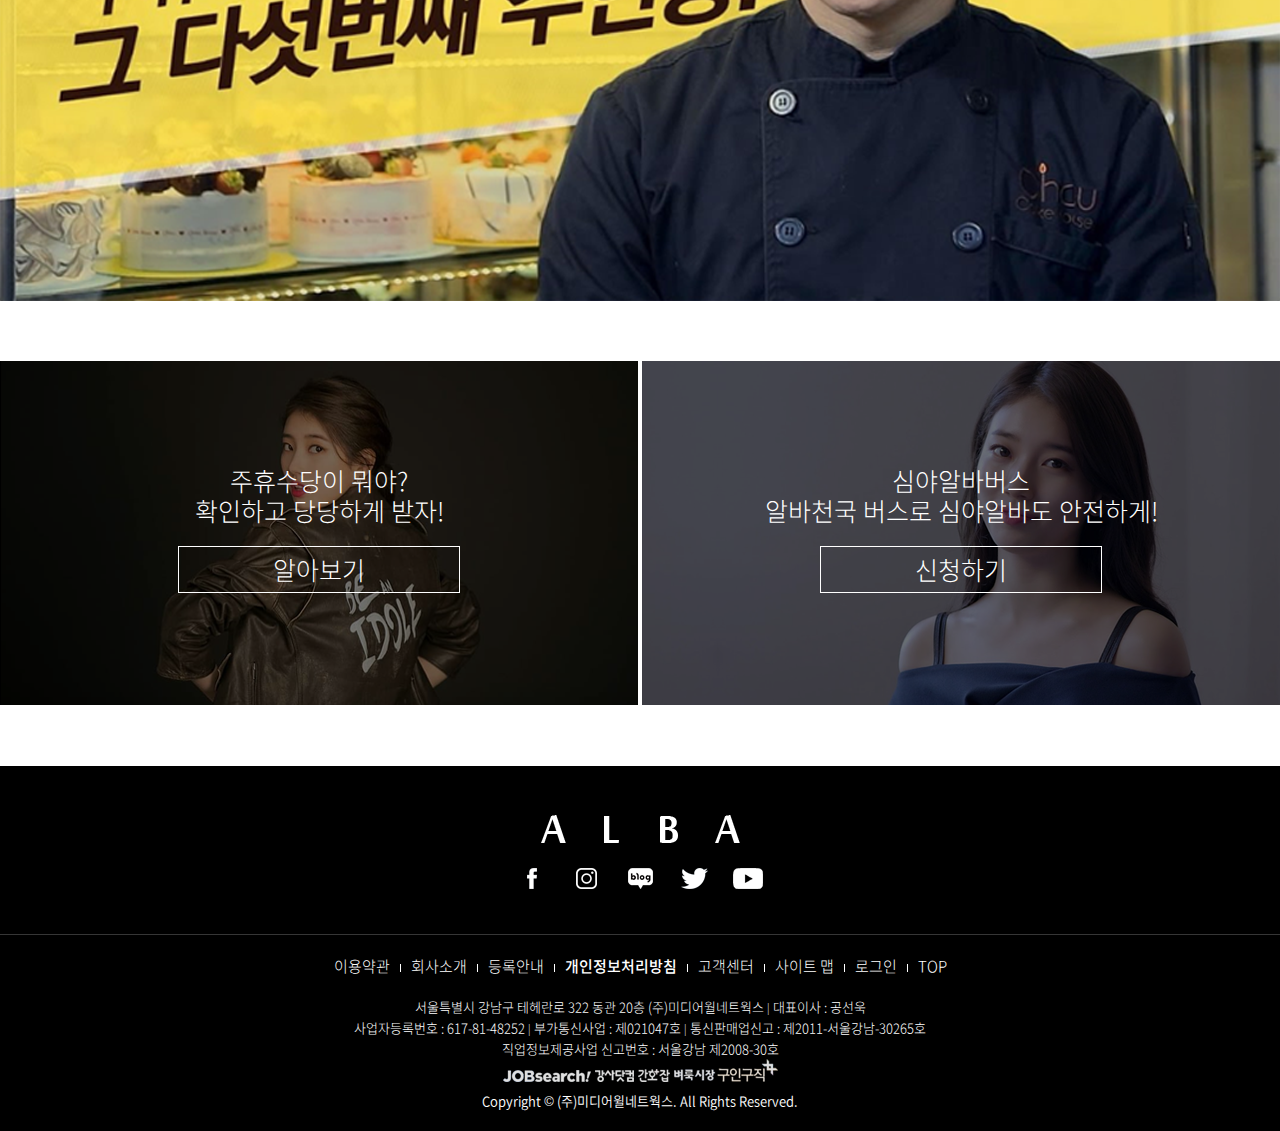
<file: sub/yes.html>
<!DOCTYPE html>
<html lang="ko">
<head>
<meta charset="utf-8">
<title>A L B A</title>
<link rel="stylesheet" type="text/css" href="../font/fonts.css">
<link rel="stylesheet" type="text/css" href="../css/sub/yes/default.css">
<link rel="stylesheet" type="text/css" href="../css/sub/yes/include.css">
<link rel="stylesheet" type="text/css" href="../css/sub/yes/sub.css">
</head>
    
<body>
<!--전체시작-->
<div id="wrap">
<!--헤더시작-->
<header id="header">
    <div class="inner">
        
        <!--로고시작-->
        <h1>
            <a href="#">
                <img src="../images/common/logo_top.png" alt="로고 이미지">
            </a>
        </h1>
        <!--로고끝-->

        <!--메뉴아이콘시작-->
        <div class="menu">
            <a href="#">
                <img src="../images/common/menu_Icon.png" alt="메뉴 아이콘">
            </a>
        </div>
        <!--메뉴아이콘끝-->

        <!--utill시작-->
        <ul class="utill cf">
            <li><a href="#">LOGIN</a></li>
            <li><a href="#">JOIN</a></li>
        </ul>
        <!--utill끝-->
        
    </div>
    
    <!--gnb시작-->
        <div class="nav">
            <ul class="gnb cf">
                <li><a href="#">주휴수당 습격사건</a></li>
                <li><a href="#">주휴수당?</a></li>
                <li><a href="#">천국의 우체통</a></li>
                <li><a href="#">전자근로계약서</a></li>
                <li><a href="#">심야알바버스</a></li>
                <li><a href="#">알바비를 부탁해</a></li>
                <li><a href="#">빛나라</a></li>
            </ul>
        </div>
    <!--gnb끝-->
    
</header>
<!--헤더끝-->
        
<!--컨테이너시작-->
<div id="container">
    
    <!--메인슬라이더시작-->
    <div class="subSlider">
        
        <img src="../images/yesOrNo/subSlider_img.png" alt="서브슬라이더이미지" class="subSliderImg">
        
        <!--슬라이더텍스트시작-->
        <div class="sliderText">
            
            <img src="../images/yesOrNo/subSlider_logo.png" alt="서브슬라이더 로고이미지">
            
            <p class="sliderTextP">
                <span>주휴수당,</span><br/>
                받고있나요?<br/>
            </p>
            
            <span class="sliderTextColor">#주휴수당 관련 모든 제보를 받습니다</span>
            
            <p class="sliderBtn">
                <a href="#">
                    주휴수당 받는 알바 찾기
                </a>
            </p>
            
        </div>
        <!--슬라이더텍스트끝-->
        
    </div>
    <!--메인슬라이더끝-->
    
    <!--선택창시작-->
    <ul class="yesOrNo">
        <li class="yesOrNoFirst"><a href="#">YES</a></li>
        <li class="yesOrNoLast margin"><a href="#">NO</a></li>
    </ul>
    <!--선택창끝-->
    
    <!--mainRow1시작-->
    <div class="mainRow1">
        <div class="inner">
            
            <img src="../images/yesOrNo/mainRow1_img.png" alt="mainRow1이미지" class="yesBackground">
            <h2>YES</h2>
            <p class="subTitle">
                주휴수당 주는 사장님을<br/>
                찾습니다!
            </p>
            
            <p>
                제보한 알바생에게는 100만 원을<br/>
                착한 사장님에게는 순금 골드바를 드려요<br/>
                제보기간 : 11월 17일 &#126; 2019년 5월 20일 &#124; 당첨자 발표 : 2주마다
            </p>
            
            <span>
                <a href="#">
                    제보하고 100만원 받기
                </a>
            </span>
            
        </div>
    </div>
    <!--mainRow1끝-->
    
    <!--mainRow2시작-->
    <div class="mainRow2">
            
            <div class="mainRow2Background">
                
        <div class="inner">
                
                <img src="../images/yesOrNo/mainRow2_img.png" alt="mainRow2이미지">
                
                <ul class="row2Box1">
                    <li class="row2Title">꼭 알아두세요!</li>
                    <li class="row2Text">
                        당첨자 발표는 2주마다 알바천국 당첨자 게시판에 고지됩니다. 개인정보 오기입으로 인한 경품 발송 오류는 책임지지 않습니다. 당첨자의 개인정보는 이벤트 대행사에 당첨자 정보 전달 완료 후, 경품 미수신 참여자에 대한 대응 목적으로 3개월 간 보관 후 알바천국 개인정보 처리방침에 정해진 절차에 따라 파기됩니다. 당첨자에 한하여 제보받은 사장님의 선정 증명을 요청할 수 있으며, 이에 대한 증빙이 어려울 경우 당첨이 취소 될 수 있으니 유의 바랍니다. 경품은 제보한 알바생과 제보된 사장님에게 함께 지급되며, 경품 전달을 위하여 제보 받은 사장님의 동의 하에 개인정보를 요청할 수 있습니다. 상기 경품은 품절 등의 사정에 의해 당첨자 동의 없이 다른 상품으로 대체될 수 있습니다.<br/>그 외 문의 사항은 <span>event365@alba.co.kr</span>로 문의 하시기 바랍니다
                    </li>
                </ul>
                
            </div>
            
        </div>
    </div>
    <!--mainRow2끝-->
    
    <!--mainRow3시작-->
    <div class="mainRow3">
        <div class="inner">
            
            <ul class="row3Box1_1 cf">
                
                <li>
                    <a href="#">
                        <img src="../images/yesOrNo/mainRow3_smallImg01.png" alt="작은이미지1">
                    </a>
                </li>
                
                <li>
                    <a href="#">
                        <img src="../images/yesOrNo/mainRow3_smallImg02.png" alt="작은이미지2">
                    </a>
                </li>
                
                <li>
                    <a href="#">
                        <img src="../images/yesOrNo/mainRow3_smallImg03.png" alt="작은이미지3">
                    </a>
                </li>
                
            </ul>
            
            <ul class="row3Box1_2 cf">    
                
                <li>
                    <a href="#">
                        <img src="../images/yesOrNo/mainRow3_smallImg04.png" alt="작은이미지4">
                    </a>
                </li>
                
                <li>
                    <a href="#">
                        <img src="../images/yesOrNo/mainRow3_smallImg05.png" alt="작은이미지5">
                    </a>
                </li>
                
                <li class="row3Box1_2Last">
                    <a href="#">
                        <span>칭찬하기</span>
                    </a>
                </li>
                
            </ul>
                
            <div class="row3Box2">
                
                <h3>알바천국 주휴수당 습격사건</h3>
                <p>주휴수당 주는 사장님들과의 만남</p>
                
                <ul class="row3Box2Text cf">
                    <li><a href="#">구로동 로하스PC방</a></li>
                    <li><a href="#">시흥동 백산주유소</a></li>
                    <li><a href="#">일산동위드미편의점</a></li>
                    <li><a href="#">인천 숙성명작 고깃집</a></li>
                    <li><a href="#">인천 슈케익하우스 제과점</a></li>
                </ul>
                
            </div>
            
            <div class="row3Box3">
                <a href="#">
                    <img src="../images/yesOrNo/mainRow3_bigImg.png" alt="동영상이미지">
                </a>
            </div>
            
            
        </div>
    </div>
    <!--mainRow3끝-->
    
    <!--mainRow4시작-->
    <div class="mainRow4 cf">
        <div class="inner">
            
            <ul class="row4Box1">
                <li>주휴수당이 뭐야?</li>
                <li>확인하고 당당하게 받자!</li>
                <li>
                    <a href="#">
                        <span>알아보기</span>
                    </a>
                </li>
            </ul>
            
            <ul class="row4Box2">
                <li>심야알바버스</li>
                <li>알바천국 버스로 심야알바도 안전하게!</li>
                <li>
                    <a href="#">
                        <span>신청하기</span>
                    </a>
                </li>
            </ul>
            
        </div>
    </div>
    <!--mainRow4끝-->

</div>
<!--컨테이너끝-->
     
<!--푸터시작-->
<div id="footer">
    
    <!--푸터내용시작-->
    <div class="footerBg">
        
        <!--푸터탑시작-->
        <div class="footerTop">
            
            <!--푸터로고시작-->
            <h1><img src="../images/common/logo_footer.png" alt="푸터로고이미지"></h1>
            <!--푸터로고끝-->
            
            <!--푸터SNS시작-->
            <ul class="footerSns cf">
                <li><a href="#"><img src="../images/common/icon_fac.png" alt="페북아이콘"></a></li>
                <li><a href="#"><img src="../images/common/icon_ins.png" alt="인스타아이콘"></a></li>
                <li><a href="#"><img src="../images/common/icon_blo.png" alt="블로그아이콘"></a></li>
                <li><a href="#"><img src="../images/common/icon_twi.png" alt="트위터아이콘"></a></li>
                <li class="snsLast"><a href="#"><img src="../images/common/icon_u.png" alt="유튜브아이콘"></a></li>
            </ul>
            <!--푸터SNS끝-->
            
        </div>
        <!--푸터탑끝-->
        
        <!--푸터bottom시작-->
        <div class="footerBottom">
            
            <ul class="footerBottomText">
                <li><a href="#">이용약관</a></li>
                <li><a href="#">회사소개</a></li>
                <li><a href="#">등록안내</a></li>
                <li class="font"><a href="#">개인정보처리방침</a></li>
                <li><a href="#">고객센터</a></li> 
                <li><a href="#">사이트 맵</a></li> 
                <li><a href="#">로그인</a></li>
                <li class="none"><a href="#">TOP</a></li>
            </ul>
            
            <p>서울특별시 강남구 테헤란로 322 동관 20층 (주)미디어월네트웍스 <span>&#124;</span> 대표이사 : 공선욱</p>
            <p>사업자등록번호 : 617-81-48252 <span>&#124;</span> 부가통신사업 : 제021047호 <span>&#124;</span> 통신판매업신고 : 제2011-서울강남-30265호</p>
            <p>직업정보제공사업 신고번호 : 서울강남 제2008-30호</p>
            
            <ul class="familySite">
                <li><a href="#"><img src="../images/common/familySite_01.png" alt="패밀리사이트1"></a></li>
                <li><a href="#"><img src="../images/common/familySite_02.png" alt="패밀리사이트2"></a></li>
                <li><a href="#"><img src="../images/common/familySite_03.png" alt="패밀리사이트3"></a></li>
                <li class="margin"><a href="#"><img src="../images/common/familySite_04.png" alt="패밀리사이트4"></a></li>
            </ul>
            
            <span>Copyright © (주)미디어윌네트웍스. All Rights Reserved.</span>
            
        </div>
        <!--푸터bottom끝-->
        
    </div>
    <!--푸터내용끝-->
    
</div>
<!--푸터끝-->
    
    

    
</div>
<!--전체끝-->
</body>
</html>
</file>
<file: css/default.css>
@charset "utf-8";
body,h1,h2,h3,h4,h5,h6,p{
    margin:0;
}
body{
    font-family:'NotoSans',sans-serif;
    font-weight:300;
}
ul,dl,dt,dd{
    margin:0;
    padding:0;
    list-style:none;
}
a{
    text-decoration:none;
}
.cf:after{
    content:"";
    display:block;
    clear:both;
}
.inner{
    width:1280px;
    margin:0 auto;
}

/*전체시작*/
#wrap{
    width:100%;
}
</file>
<file: css/include.css>
@charset "utf-8";
body,h1,h2,h3,h4,h5,h6,p{
    margin:0;
}
body{
    font-family:'NotoSans',sans-serif;
    font-weight:300;
}
ul,dl,dt,dd{
    margin:0;
    padding:0;
    list-style:none;
}
a{
    text-decoration:none;
}
.cf:after{
    content:"";
    display:block;
    clear:both;
}
.inner{
    width:1280px;
    margin:0 auto;
}

/*헤더시작*/
#header{}
.inner{
    position:relative;
}

/*로고시작*/
#header h1{
    width:199px;
    height:28px;
    margin:0 auto;
    padding:40px 0;
}
#header h1 a{}
#header h1 a img{
    width:100%;
    display:block;
}

/*메뉴아이콘시작*/
.menu{
    width:33px;
    height:27px;
    position:absolute;
    top:40px;
    left:0;
}
.menu a{}
.menu a img{
    width:100%;
    display:block;
}

/*gnb시작*/
.nav{
    border-top:1px solid #d7c8b3;
}
.gnb{
    width:1280px;
    margin:0 auto;
}
.gnb li{
    float:left;
    width:182px;
    height:57px;
    line-height:57px;
    text-align:center;
    font-size:17px;
}
.gnb li a{
    color:#2c2c2c;
    font-weight:400;
}

/*utill시작*/
.utill{
    position:absolute;
    top:40px;
    right:0;
    font-size:15px;
    font-weight:400;
}
.utill li{
    float:left;
    margin-left:20px;
}
.utill li a{
    color:#2c2c2c;
}


/*푸터시작*/
#footer{
    text-align:center;
}

/*푸터내용시작*/
.footerBg{
    background:#000;
}

/*푸터TOP시작*/
.footerTop{
    border-bottom:1px solid #363636;
    padding:40px 0;
}

/*푸터로고시작*/
.footerTop h1{
    
}
.footerTop h1 img{}

/*푸터SNS시작*/
.footerSns{
    margin-top:15px;
}
.footerSns li{
    display:inline-block;
    width:30px;
    height:21px;
    margin-right:20px;
}
.footerSns li.snsLast{
    margin-right:0;
}
.footerSns li a{
    height:100%;
    display:block;
}
.footerSns li a img{}

/*푸터Bottom시작*/
.footerBottom{
    padding:20px 0;
}

.footerBottomText{
    font-size:0;
    margin-bottom:20px;
}
.footerBottomText li{
    display:inline-block;
    font-weight:200;
}
.footerBottomText li:after{
    content:"";
    display:inline-block;
    width:1px;
    height:8px;
    background:#fff;
    margin:0 10px;
}
.footerBottomText li.font{
    font-weight:500;
}
.footerBottomText li.none:after{
    display:none;
}
.footerBottomText li a{
    font-size:15px;
    color:#fff;
}

.footerBottom p{
    color:#fff;
    font-weight:200;
    font-size:13px;
    line-height:20px;
}
.footerBottom p span{
    font-size:10px;
}

.familySite{}
.familySite li{
    display:inline-block;
}
.familySite li.margin{}
.familySite li a{
}
.familySite li a img{}

.footerBottom span{
    color:#fff;
    font-size:13px;
}
</file>
<file: css/sub.css>
@charset "utf-8";

/*컨테이너시작*/
#container{
    width:100%;
}

/*메인슬라이더시작*/
.mainSlider{
    width:100%;
    height:469px;
    overflow:hidden;
    position:relative;
}
.mainSlider img.mainSliderImg{
    width:100%;
    display:block;
}
.mainSlider img.sliderText{}

.mainSlider2{
    width:100%;
    height:469px;
    background:#ffd200;
    overflow:hidden;
    position:relative;
}
.mainSlider2 img{
    width:330px;
    height:434px;
    position:absolute;
    top:20px;
    left:50%;
    margin-left:-165px;
}

.slick-dots{
    position:absolute;
    bottom:2%;
    right:50%;
}
.slick-dots li{
    width:15px;
    height:15px;
    display:inline-block;
    border-radius:50%;
    border:2px solid #625a50;
    box-sizing:border-box;
    margin:0 2px;
    cursor:pointer;
}
.slick-dots button{
    padding:0;
    border:0;
    font-size:0;
    display:block;
}
.slick-dots li.slick-active{
    background-color:#625a50;
    border:2px solid #625a50;
    box-sizing:border-box;
}

/*슬라이더텍스트시작*/
.sliderText{
    position:absolute;
    top:60px;
    left:200px;
}
.sliderText img{}
.sliderText p{
    font-size:52px;
    line-height:57px;
    color:#1c1817;
}
.sliderText p:before{
    content:"";
    display:block;
    width:13px;
    height:2px;
    background:#2c2c2c;
    margin-top:10px;
    margin-bottom:15px;
}
.sliderText p span{
    color:#fff;
}
.sliderText span.sliderTextColor{
    font-size:32px;
    font-weight:400;
    color:#413c36;
}

/*mainRow1시작*/
.mainRow1{
    position:relative;
    height:621px;
    padding:80px 0;
}
.mainRow1 img{
    position:absolute;
    top:0;
    right:0;
}

.row1Box{
    color:#2c2c2c;
    margin-left:170px;
    padding-top:100px;
}
.row1Box h2{
    font-size:100px;
    font-weight:400;
    color:#f0f0f0;
}
.row1Box p{
    font-size:40px;
    font-weight:100;
}
.row1Box p.row1Background{
    font-size:15px;
    font-weight:200;
}
.row1Box p.row1Background span{
    background:#ebe3d9;
}

/*mainRow2*/
.mainRow2{
}
.mainRow2 img{}

.mainRow2 h2{
    font-size:40px;
    font-weight:100;
}
.mainRow2 p{
    font-size:16px;
    font-weight:200;
}
.mainRow2 span{
    font-size:16px;
    font-weight:200;
}
.mainRow2 span a{
    color:#2c2c2c;
    font-weight:200;
}
.mainRow2 span a img{
    margin-left:10px;
}

/*mainRow3*/
.mainRow3{
    padding:60px 0;
}
.mainRow3 img{}
.mainRow3 img.row3Img{
    width:620px;
    height:607px;
    float:right;
    position:relative;
}
.mainRow3 img.row3Text{
    position:absolute;
    width:59px;
    height:251px;
    top:355px;
    right:590px;
}

/*mainRow4시작*/
.mainRow4{
    padding:60px 0;
}

.row4Box1{
    width:100%;
    height:721px;
    background:url(../images/main/mainRow4_img.png) no-repeat;
}
.row4Box1 li{
    color:#fff;
    font-size:20px;
    font-weight:100;
    margin-left:50px;
}
.row4Box1 li.row4Title{
    font-size:50px;
    font-weight:100;
    padding-top:20px;
    position:relative;
}
.row4Box1 li.row4Title:after{
    content:"";
    display:block;
    width:130px;
    height:1px;
    background:#fff;
    position:absolute;
    top:60%;
    left:34%;
}
.row4Box1 li.row4SubTitle:after{
    content:"";
    display:block;
    width:1px;
    height:743px;
    background:#e1e1e1;
    
}

.row4Box2{}
.row4Box2 img{
    margin-top:15px;
    margin-left:15px;
}

.row4Box2Text{
    float:right;
    margin-top:25px;
    margin-right:600px;
    font-size:15px;
    font-weight:200;
}
.row4Box2Text h2{
    font-size:20px;
    font-weight:400;
    margin-bottom:10px;
}
.row4Box2Text p{
}
.row4Box2Text p span{}
.row4Box2Text span a{
    color:#2c2c2c;
}
.row4Box2Text span a img{}

/*mainRow5시작*/
.mainRow5{}

.row5Box1{}
.row5Box1 h2{
    float:right;
    text-align:left;
    font-size:50px;
    font-weight:400;
    position:relative;
}
.row5Box1 h2:after{
    content:"";
    display:block;
    width:722px;
    height:1px;
    background:#2c2c2c;
    margin-bottom:40px;
}
.row5Box1 h2 img{}
.row5Box1 p{
    font-size:18px;
    font-weight:300;
    position:absolute;
    right:0;
    top:45px;
}
.row5Box1 p a{
    color:#2c2c2c;
}

.variable-width{
    padding-left:400px;
}
.row5Box2{
    margin:0 2px;
    position:relative;
}
.row5Box2 a{}
.row5Box2 a img{
    width:200px;
    height:200px;
    display:block;
}
/*mainRow6시작*/
.mainRow6{
    padding-top:100px;
    padding-bottom:60px;
}

.row6Box1{
    width:639px;
    height:290px;
    background:url(../images/main/mainRow6_img01.png) no-repeat;
    float:left;
    text-align:right;
}
.row6Box1 li{
    margin-right:30px;
    margin-top:200px;
}
.row6Box1 li a{
    font-size:20px;
    font-weight:200;
    color:#2c2c2c;
    border:1px solid #2c2c2c;
    padding:3px 65px;
}

.row6Box2{
    width:639px;
    height:290px;
    background:url(../images/main/mainRow6_img02.png) no-repeat;
    float:right;
}
.row6Box2 li{
    margin-left:30px;
    margin-top:200px;
}
.row6Box2 li a{
    font-size:20px;
    font-weight:200;
    color:#2c2c2c;
    border:1px solid #2c2c2c;
    padding:3px 65px;
}
</file>
<file: font/fonts.css>
/*NotoSans KR*/
@font-face {
    font-family: 'NotoSans';
    font-style: normal;
    font-weight: 100;
    src: local('NotoSans'),
        url('NotoSans-Thin.woff2') format('woff2'), 
        url('NotoSans-Thin.woff') format('woff'),
        url('NotoSans-Thin.ttf') format('truetype'),
        url('NotoSans-Thin.otf') format('opentype'),
        url('NotoSans-Thin.eot') format('embedded-opentype');
}

@font-face {
    font-family: 'NotoSans';
    font-style: normal;
    font-weight: 200;
    src: local('NotoSans'),
        url('NotoSans-Light.woff2') format('woff2'), 
        url('NotoSans-Light.woff') format('woff'),
        url('NotoSans-Light.ttf') format('truetype'),
        url('NotoSans-Light.otf') format('opentype'),
        url('NotoSans-Light.eot') format('embedded-opentype');
}

@font-face {
    font-family: 'NotoSans';
    font-style: normal;
    font-weight: 300;
    src: local('NotoSans'),
        url('NotoSans-DemiLight.woff2') format('woff2'), 
        url('NotoSans-DemiLight.woff') format('woff'),
        url('NotoSans-DemiLight.ttf') format('truetype'),
        url('NotoSans-DemiLight.otf') format('opentype'),
        url('NotoSans-DemiLight.eot') format('embedded-opentype');
}


@font-face {
    font-family: 'NotoSans';
    font-style: normal;
    font-weight: 400;
    src: local('NotoSans'),
        url('NotoSans-Regular.woff2') format('woff2'), 
        url('NotoSans-Regular.woff') format('woff'),
        url('NotoSans-Regular.ttf') format('truetype'),
        url('NotoSans-Regular.otf') format('opentype'),
        url('NotoSans-Regular.eot') format('embedded-opentype');
}

@font-face {
    font-family: 'NotoSans';
    font-style: normal;
    font-weight: 500;
    src: local('NotoSans'),
        url('NotoSans-Medium.woff2') format('woff2'), 
        url('NotoSans-Medium.woff') format('woff'),
        url('NotoSans-Medium.ttf') format('truetype'),
        url('NotoSans-Medium.otf') format('opentype'),
        url('NotoSans-Medium.eot') format('embedded-opentype');
}

@font-face {
    font-family: 'NotoSans';
    font-style: normal;
    font-weight: 700;
    src: local('NotoSans'),
        url('NotoSans-Bold.woff2') format('woff2'), 
        url('NotoSans-Bold.woff') format('woff'),
        url('NotoSans-Bold.ttf') format('truetype'),
        url('NotoSans-Bold.otf') format('opentype'),
        url('NotoSans-Bold.eot') format('embedded-opentype');
}

@font-face {
    font-family: 'NotoSans';
    font-style: normal;
    font-weight: 900;
    src: local('NotoSans'),
        url('NotoSans-Black.woff2') format('woff2'), 
        url('NotoSans-Black.woff') format('woff'),
        url('NotoSans-Black.ttf') format('truetype'),
        url('NotoSans-Black.otf') format('opentype'),
        url('NotoSans-Black.eot') format('embedded-opentype');
}














/*noto-serif*/
@font-face {
    font-family: 'Noto Serif KR';
    font-style: normal;
    font-weight: 100;
    src: local('Noto seriff CJK KR'),
        url('NotoSerifCJKkr-ExtraLight-subset.otf') format('woff2'), 
        url('NotoSerifCJKkr-ExtraLight-subset.woff') format('woff'),
        url('NotoSerifCJKkr-ExtraLight-subset.woff2') format('truetype')
}
@font-face {
    font-family: 'Noto Serif KR';
    font-style: normal;
    font-weight: 300;
    src: local('Noto seriff CJK KR'),
        url('NotoSerifCJKkr-Regular-subset.otf') format('woff2'), 
        url('NotoSerifCJKkr-Regular-subset.ttf') format('woff'),
        url('NotoSerifCJKkr-Regular-subset.woff') format('truetype'),
        url('NotoSerifCJKkr-Regular-subset.woff2') format('truetype')
}
@font-face {
    font-family: 'Noto Serif KR';
    font-style: normal;
    font-weight: 600;
    src: local('Noto seriff CJK KR'),
        url('NotoSerifCJKkr-Bold-subset.otf') format('woff2'), 
        url('NotoSerifCJKkr-Bold-subset.woff') format('woff'),
        url('NotoSerifCJKkr-Bold-subset.woff2') format('truetype')
}
</file>
<file: css/sub/campanyIntroduction/default.css>
@charset "utf-8";
body,h1,h2,h3,h4,h5,h6,p{
    margin:0;
}
body{
    font-family:'NotoSans',sans-serif;
    font-weight:300;
}
ul,dl,dt,dd{
    margin:0;
    padding:0;
    list-style:none;
}
a{
    text-decoration:none;
}
.cf:after{
    content:"";
    display:block;
    clear:both;
}
.inner{
    width:1280px;
    margin:0 auto;
}

/*전체시작*/
#wrap{
    width:100%;
}
</file>
<file: css/sub/campanyIntroduction/include.css>
@charset "utf-8";
body,h1,h2,h3,h4,h5,h6,p{
    margin:0;
}
body{
    font-family:'NotoSans',sans-serif;
    font-weight:300;
}
ul,dl,dt,dd{
    margin:0;
    padding:0;
    list-style:none;
}
a{
    text-decoration:none;
}
.cf:after{
    content:"";
    display:block;
    clear:both;
}
.inner{
    width:1280px;
    margin:0 auto;
}

/*헤더시작*/
#header{}
.inner{
    position:relative;
}

/*로고시작*/
#header h1{
    width:199px;
    height:28px;
    margin:0 auto;
    padding:40px 0;
}
#header h1 a{}
#header h1 a img{
    width:100%;
    display:block;
}

/*메뉴아이콘시작*/
.menu{
    width:33px;
    height:27px;
    position:absolute;
    top:40px;
    left:0;
}
.menu a{}
.menu a img{
    width:100%;
    display:block;
}

/*gnb시작*/
.nav{
    border-top:1px solid #d7c8b3;
}
.gnb{
    width:1280px;
    margin:0 auto;
}
.gnb li{
    float:left;
    width:182px;
    height:57px;
    line-height:57px;
    text-align:center;
    font-size:17px;
}
.gnb li a{
    color:#2c2c2c;
    font-weight:400;
}

/*utill시작*/
.utill{
    position:absolute;
    top:40px;
    right:0;
    font-size:15px;
    font-weight:400;
}
.utill li{
    float:left;
    margin-left:20px;
}
.utill li a{
    color:#2c2c2c;
}


/*푸터시작*/
#footer{
    text-align:center;
}

/*푸터내용시작*/
.footerBg{
    background:#000;
}

/*푸터TOP시작*/
.footerTop{
    border-bottom:1px solid #363636;
    padding:40px 0;
}

/*푸터로고시작*/
.footerTop h1{
    
}
.footerTop h1 img{}

/*푸터SNS시작*/
.footerSns{
    margin-top:15px;
}
.footerSns li{
    display:inline-block;
    width:30px;
    height:21px;
    margin-right:20px;
}
.footerSns li.snsLast{
    margin-right:0;
}
.footerSns li a{
    height:100%;
    display:block;
}
.footerSns li a img{}

/*푸터Bottom시작*/
.footerBottom{
    padding:20px 0;
}

.footerBottomText{
    font-size:0;
    margin-bottom:20px;
}
.footerBottomText li{
    display:inline-block;
    font-weight:200;
}
.footerBottomText li:after{
    content:"";
    display:inline-block;
    width:1px;
    height:8px;
    background:#fff;
    margin:0 10px;
}
.footerBottomText li.font{
    font-weight:500;
}
.footerBottomText li.none:after{
    display:none;
}
.footerBottomText li a{
    font-size:15px;
    color:#fff;
}

.footerBottom p{
    color:#fff;
    font-weight:200;
    font-size:13px;
    line-height:20px;
}
.footerBottom p span{
    font-size:10px;
}

.familySite{}
.familySite li{
    display:inline-block;
}
.familySite li.margin{}
.familySite li a{
}
.familySite li a img{}

.footerBottom span{
    color:#fff;
    font-size:13px;
}
</file>
<file: css/sub/campanyIntroduction/sub.css>
@charset "utf-8";

/*컨테이너시작*/
#container{
    width:100%;
}

/*메인슬라이더시작*/
.subSlider{
    width:100%;
    height:211px;
    overflow:hidden;
    position:relative;
}
.subSlider img.subSliderImg{
    height:100%;
    position:absolute;
    left:50%;
    margin-left:-960px;
}

/*슬라이더텍스트시작*/
.sliderText{
    position:absolute;
    top:40px;
    left:35%;
    text-align:center;
    
}
.sliderText h2{
    font-size:38px;
    font-weight:400;
    color:#45230e;
}
.sliderText p{
    font-size:20px;
    font-weight:200;
    color:#45230e;
}
.sliderText p:after{
    content:"";
    display:block;
    width:16px;
    height:2px;
    background:#45230e;
    margin:0 auto;
    margin-top:30px;
}

/*선택창시작*/
.mainRow1{
    padding:100px 0;
}
.mainRow1 ul{}
.mainRow1 ul li{
    float:left;
    height:25px;
    margin-right:60px;
}
.mainRow1 ul li:hover:after{
    content:"";
    display:block;
    width:58px;
    height:2px;
    background:#ffd111;
}
.mainRow1 ul li a{
    color:#2c2c2c;
}

/*mainRow2시작*/
.mainRow2{
    margin-bottom:200px;    

}
.mainRow2 h2{
    font-size:40px;
    font-weight:500;
}
.mainRow2 p.marginBottom{
    font-size:15px;
    font-weight:200;
    margin-top:30px;
    margin-bottom:120px;
}

.row2Box1{
    float:left;
    margin-right:300px;
}
.row2Box1 h2{
    font-size:18px;
    margin-bottom:20px;
    font-weight:400;
}
.row2Box1 p{
    font-size:30px;
    font-weight:200;
}

.row2Box2{
    float:left;
}
.row2Box2 h2{
    font-size:18px;
    margin-bottom:20px;
    font-weight:400;
}

.row2Box2_1{}
.row2Box2_1 dt{
    font-size:30px;
    font-weight:200;
    display:inline-block;
    vertical-align: top;
    width:120px;
    height:78px;
}
.row2Box2_1 dd{
    display: inline-block;
    font-size:15px;
    font-weight:200;
}

/*mainRow3시작*/
.mainRow3{
    margin-bottom:120px;
}
.mainRow3 h2{
    font-size:40px;
    font-weight:500;
    margin-bottom:70px;
}
.mainRow3 img{
    width:743px;
    height:382px;
    display:block;
    float:left;
    margin-right:25px;
}

.row3Box1{
    float:left;
}

.row3Text{
    margin-bottom:30px;
}
.row3Text dt{
    width:80px;
    font-size:15px;
    font-weight:500;
    display:inline-block;
    vertical-align:top;
}
.row3Text dd{
    font-size:15px;
    font-weight:200;
    display:inline-block;
}

.row3Text1{}
.row3Text1 dt{
    width:80px;
    font-size:15px;
    font-weight:500;
    display:inline-block;
    vertical-align:top;
}
.row3Text1 dd{
    font-size:15px;
    font-weight:200;
    display:inline-block;
}
.row3Text1 dd p{
    margin-bottom:10px;
}
.row3Text1 dd p span{
    width:20px;
    height:20px;
    display:inline-block;
    text-align:center;
    line-height:20px;
    margin-right:8px;
    margin-left:20px;
}
.row3Text1 dd p span.green{
    border:1px solid #00ff00;
    color:#00ff00;
}
.row3Text1 dd p span.red{
    border:1px solid #ff5f5f;
    color:#ff5f5f;
}
.row3Text1 dd p span.blue{
    border:1px solid #47d4f6;
    color:#47d4f6;
}
.row3Text1 dd p span.deepBlue{
    border:1px solid #62aae7;
    color:#62aae7;
}
.row3Text1 dd p span.none{
    margin-left:0;
}
</file>
<file: css/sub/no/default.css>
@charset "utf-8";
body,h1,h2,h3,h4,h5,h6,p{
    margin:0;
}
body{
    font-family:'NotoSans',sans-serif;
    font-weight:300;
}
ul,dl,dt,dd{
    margin:0;
    padding:0;
    list-style:none;
}
a{
    text-decoration:none;
}
.cf:after{
    content:"";
    display:block;
    clear:both;
}
.inner{
    width:1280px;
    margin:0 auto;
}

/*전체시작*/
#wrap{
    width:100%;
}
</file>
<file: css/sub/no/include.css>
@charset "utf-8";
body,h1,h2,h3,h4,h5,h6,p{
    margin:0;
}
body{
    font-family:'NotoSans',sans-serif;
    font-weight:300;
}
ul,dl,dt,dd{
    margin:0;
    padding:0;
    list-style:none;
}
a{
    text-decoration:none;
}
.cf:after{
    content:"";
    display:block;
    clear:both;
}
.inner{
    width:1280px;
    margin:0 auto;
}

/*헤더시작*/
#header{}
.inner{
    position:relative;
}

/*로고시작*/
#header h1{
    width:199px;
    height:28px;
    margin:0 auto;
    padding:40px 0;
}
#header h1 a{}
#header h1 a img{
    width:100%;
    display:block;
}

/*메뉴아이콘시작*/
.menu{
    width:33px;
    height:27px;
    position:absolute;
    top:40px;
    left:0;
}
.menu a{}
.menu a img{
    width:100%;
    display:block;
}

/*gnb시작*/
.nav{
    border-top:1px solid #d7c8b3;
}
.gnb{
    width:1280px;
    margin:0 auto;
}
.gnb li{
    float:left;
    width:182px;
    height:57px;
    line-height:57px;
    text-align:center;
    font-size:17px;
}
.gnb li a{
    color:#2c2c2c;
    font-weight:400;
}

/*utill시작*/
.utill{
    position:absolute;
    top:40px;
    right:0;
    font-size:15px;
    font-weight:400;
}
.utill li{
    float:left;
    margin-left:20px;
}
.utill li a{
    color:#2c2c2c;
}


/*푸터시작*/
#footer{
    text-align:center;
}

/*푸터내용시작*/
.footerBg{
    background:#000;
}

/*푸터TOP시작*/
.footerTop{
    border-bottom:1px solid #363636;
    padding:40px 0;
}

/*푸터로고시작*/
.footerTop h1{
    
}
.footerTop h1 img{}

/*푸터SNS시작*/
.footerSns{
    margin-top:15px;
}
.footerSns li{
    display:inline-block;
    width:30px;
    height:21px;
    margin-right:20px;
}
.footerSns li.snsLast{
    margin-right:0;
}
.footerSns li a{
    height:100%;
    display:block;
}
.footerSns li a img{}

/*푸터Bottom시작*/
.footerBottom{
    padding:20px 0;
}

.footerBottomText{
    font-size:0;
    margin-bottom:20px;
}
.footerBottomText li{
    display:inline-block;
    font-weight:200;
}
.footerBottomText li:after{
    content:"";
    display:inline-block;
    width:1px;
    height:8px;
    background:#fff;
    margin:0 10px;
}
.footerBottomText li.font{
    font-weight:500;
}
.footerBottomText li.none:after{
    display:none;
}
.footerBottomText li a{
    font-size:15px;
    color:#fff;
}

.footerBottom p{
    color:#fff;
    font-weight:200;
    font-size:13px;
    line-height:20px;
}
.footerBottom p span{
    font-size:10px;
}

.familySite{}
.familySite li{
    display:inline-block;
}
.familySite li.margin{}
.familySite li a{
}
.familySite li a img{}

.footerBottom span{
    color:#fff;
    font-size:13px;
}
</file>
<file: css/sub/no/sub.css>
@charset "utf-8";

/*컨테이너시작*/
#container{
    width:100%;
}

/*메인슬라이더시작*/
.subSlider{
    width:100%;
    height:589px;
    overflow:hidden;
    position:relative;
}
.subSlider img.subSliderImg{
    width:100%;
}

/*슬라이더텍스트시작*/
.sliderText{
    position:absolute;
    top:100px;
    left:200px;
}
.sliderText img.sliderText{}
.sliderText p.sliderTextP{
    font-size:45px;
    font-weight:200;
}
.sliderText p.sliderTextP:before{
    content:"";
    display:block;
    width:13px;
    height:2px;
    background:#2c2c2c;
    margin-top:10px;
    margin-bottom:20px;
}
.sliderText p.sliderTextP span{
    color:#ff0000;
}
.sliderText span.sliderTextColor{
    font-size:30px;
    color:#413c36;
}
.sliderBtn{
    display:block;
    font-size:18px;
    width:260px;
    height:50px;
    text-align:center;
    line-height:48px;
    margin-top:25px;
}
.sliderBtn a{
    width:260px;
    height:50px;
    border:1px solid rgba(0,0,0,0.3);
    color:#413c36;
    display:block;
    font-weight:400;
}
.sliderBtn a:hover{
    color:#2c2c2c;
    background:rgba(0,0,0,0.1);
    border:none;
}

/*선택창시작*/
.yesOrNo{
    text-align:center;
    font-size:0;
    padding-top:60px;
    padding-bottom:20px;
}
.yesOrNo li{
    display:inline-block;
    margin-right:150px;
}
.yesOrNo li.margin{
    margin-right:0;
}
.yesOrNo li.margin a{
    color:#ff0000;
}
.yesOrNo li a{
    font-size:30px;
    color:#2c2c2c;
}


/*mainRow1시작*/
.mainRow1{
    padding-top:40px;
    padding-bottom:250px;
    position:relative;
}
.mainRow1 h2{
    font-size:60px;
    color:#000;
    position:relative;
    margin-left:45px;
    padding-top:40px;
}
.mainRow1 img.yesBackground{
    position:absolute;
    top:0;
    left:0;
}
.mainRow1 p{
    margin-left:45px;
    font-size:20px;
    font-weight:300;
    margin-bottom:20px;
}
.mainRow1 p.subTitle{
    font-size:30px;
    font-weight:300;
    margin-top:10px;
    margin-bottom:0;
}
.mainRow1 p.subTitle:after{
    content:"";
    display:block;
    width:33px;
    height:2px;
    background:#000;
    margin-top:100px;
    margin-bottom:30px;
}
.mainRow1 span{
    font-size:20px;
    font-weight:300;
}
.mainRow1 span a{
    width:274px;
    height:57px;
    border:1px solid rgba(0,0,0,0.6);
    color:#2c2c2c;
    display:block;
    margin-left:45px;
    line-height:57px;
    text-align:center;
}
.mainRow1 span a:hover{
    background:rgba(0,0,0,0.1);
    border:none;
}

.mainRow1 img.rightImg{
    position:absolute;
    top:130px;
    right:0;
}

/*mainRow2시작*/
.mainRow2{
    padding:60px 0;
}

.row2Box1{
    float:left;
    background:url(../../../images/yesOrNo/mainRow4_img01.png) no-repeat;
    width:638px;
    height:240px;
    text-align:center;
    color:#fff;
    font-weight:200;
    font-size:25px;
    line-height:30px;
    padding-top:105px;
}
.row2Box1 li{}
.row2Box1 li a{
    color:#fff;
}
.row2Box1 li a span{
    width:280px;
    height:45px;
    line-height:45px;
    display:block;
    border:1px solid #fff;
    margin:0 auto;
    margin-top:20px;
}

.row2Box2{
    float:right;
    background:url(../../../images/yesOrNo/mainRow4_img02.png) no-repeat;
    width:638px;
    height:240px;
    text-align:center;
    color:#fff;
    font-weight:200;
    font-size:25px;
    line-height:30px;
    padding-top:105px;
}
.row2Box2 li{}
.row2Box2 li a{
    color:#fff;
}
.row2Box2 li a span{
    width:280px;
    height:45px;
    line-height:45px;
    display:block;
    border:1px solid #fff;
    margin:0 auto;
    margin-top:20px;
}

/*mainRow3시작*/
.mainRow3{
    background:#464646;
    padding:40px 0;
}

.row3Box1{}
.row3Box1 li{
    color:#b8b8b8;
    font-size:15px;
    line-height:25px;
}
.row3Box1 li.row3Box1Title{
    color:#d7d7d7;
    font-size:23px;
    margin-bottom:20px;
}
.row3Box1 li span{}
</file>
<file: css/sub/yes/default.css>
@charset "utf-8";
body,h1,h2,h3,h4,h5,h6,p{
    margin:0;
}
body{
    font-family:'NotoSans',sans-serif;
    font-weight:300;
}
ul,dl,dt,dd{
    margin:0;
    padding:0;
    list-style:none;
}
a{
    text-decoration:none;
}
.cf:after{
    content:"";
    display:block;
    clear:both;
}
.inner{
    width:1280px;
    margin:0 auto;
}

/*전체시작*/
#wrap{
    width:100%;
}
</file>
<file: css/sub/yes/include.css>
@charset "utf-8";
body,h1,h2,h3,h4,h5,h6,p{
    margin:0;
}
body{
    font-family:'NotoSans',sans-serif;
    font-weight:300;
}
ul,dl,dt,dd{
    margin:0;
    padding:0;
    list-style:none;
}
a{
    text-decoration:none;
}
.cf:after{
    content:"";
    display:block;
    clear:both;
}
.inner{
    width:1280px;
    margin:0 auto;
}

/*헤더시작*/
#header{}
.inner{
    position:relative;
}

/*로고시작*/
#header h1{
    width:199px;
    height:28px;
    margin:0 auto;
    padding:40px 0;
}
#header h1 a{}
#header h1 a img{
    width:100%;
    display:block;
}

/*메뉴아이콘시작*/
.menu{
    width:33px;
    height:27px;
    position:absolute;
    top:40px;
    left:0;
}
.menu a{}
.menu a img{
    width:100%;
    display:block;
}

/*gnb시작*/
.nav{
    border-top:1px solid #d7c8b3;
}
.gnb{
    width:1280px;
    margin:0 auto;
}
.gnb li{
    float:left;
    width:182px;
    height:57px;
    line-height:57px;
    text-align:center;
    font-size:17px;
}
.gnb li a{
    color:#2c2c2c;
    font-weight:400;
}

/*utill시작*/
.utill{
    position:absolute;
    top:40px;
    right:0;
    font-size:15px;
    font-weight:400;
}
.utill li{
    float:left;
    margin-left:20px;
}
.utill li a{
    color:#2c2c2c;
}


/*푸터시작*/
#footer{
    text-align:center;
}

/*푸터내용시작*/
.footerBg{
    background:#000;
}

/*푸터TOP시작*/
.footerTop{
    border-bottom:1px solid #363636;
    padding:40px 0;
}

/*푸터로고시작*/
.footerTop h1{
    
}
.footerTop h1 img{}

/*푸터SNS시작*/
.footerSns{
    margin-top:15px;
}
.footerSns li{
    display:inline-block;
    width:30px;
    height:21px;
    margin-right:20px;
}
.footerSns li.snsLast{
    margin-right:0;
}
.footerSns li a{
    height:100%;
    display:block;
}
.footerSns li a img{}

/*푸터Bottom시작*/
.footerBottom{
    padding:20px 0;
}

.footerBottomText{
    font-size:0;
    margin-bottom:20px;
}
.footerBottomText li{
    display:inline-block;
    font-weight:200;
}
.footerBottomText li:after{
    content:"";
    display:inline-block;
    width:1px;
    height:8px;
    background:#fff;
    margin:0 10px;
}
.footerBottomText li.font{
    font-weight:500;
}
.footerBottomText li.none:after{
    display:none;
}
.footerBottomText li a{
    font-size:15px;
    color:#fff;
}

.footerBottom p{
    color:#fff;
    font-weight:200;
    font-size:13px;
    line-height:20px;
}
.footerBottom p span{
    font-size:10px;
}

.familySite{}
.familySite li{
    display:inline-block;
}
.familySite li.margin{}
.familySite li a{
}
.familySite li a img{}

.footerBottom span{
    color:#fff;
    font-size:13px;
}
</file>
<file: css/sub/yes/sub.css>
@charset "utf-8";

/*컨테이너시작*/
#container{
    width:100%;
}

/*메인슬라이더시작*/
.subSlider{
    width:100%;
    height:589px;
    overflow:hidden;
    position:relative;
}
.subSlider img.subSliderImg{
    width:100%;
}

/*슬라이더텍스트시작*/
.sliderText{
    position:absolute;
    top:100px;
    left:200px;
}
.sliderText img.sliderText{}
.sliderText p.sliderTextP{
    font-size:45px;
    font-weight:200;
}
.sliderText p.sliderTextP:before{
    content:"";
    display:block;
    width:13px;
    height:2px;
    background:#2c2c2c;
    margin-top:10px;
    margin-bottom:20px;
}
.sliderText p.sliderTextP span{
    color:#ff0000;
}
.sliderText span.sliderTextColor{
    font-size:30px;
    color:#413c36;
}
.sliderBtn{
    display:block;
    font-size:18px;
    width:260px;
    height:50px;
    text-align:center;
    line-height:48px;
    margin-top:25px;
}
.sliderBtn a{
    width:260px;
    height:50px;
    border:1px solid rgba(0,0,0,0.3);
    color:#413c36;
    display:block;
    font-weight:400;
}
.sliderBtn a:hover{
    color:#2c2c2c;
    background:rgba(0,0,0,0.1);
    border:none;
}

/*선택창시작*/
.yesOrNo{
    text-align:center;
    font-size:0;
    padding-top:60px;
    padding-bottom:20px;
}
.yesOrNo li{
    display:inline-block;
    margin-right:150px;
}
.yesOrNo li.margin{
    margin-right:0;
}
.yesOrNo li.margin a{
    color:#2c2c2c;
}
.yesOrNo li a{
    font-size:30px;
    color:#ff0000;
}


/*mainRow1시작*/
.mainRow1{
    padding:40px 0;
}
.mainRow1 h2{
    font-size:60px;
    color:#000;
    position:relative;
    margin-left:45px;
    padding-top:40px;
}
.mainRow1 img.yesBackground{
    position:absolute;
    top:0;
    left:0;
}
.mainRow1 p{
    margin-left:45px;
    font-size:20px;
    font-weight:300;
    margin-bottom:20px;
}
.mainRow1 p.subTitle{
    font-size:30px;
    font-weight:300;
    margin-top:10px;
    margin-bottom:0;
}
.mainRow1 p.subTitle:after{
    content:"";
    display:block;
    width:33px;
    height:2px;
    background:#000;
    margin-top:100px;
    margin-bottom:30px;
}
.mainRow1 span{
    font-size:20px;
    font-weight:300;
}
.mainRow1 span a{
    width:274px;
    height:57px;
    border:1px solid rgba(0,0,0,0.6);
    color:#2c2c2c;
    display:block;
    margin-left:45px;
    line-height:57px;
    text-align:center;
}
.mainRow1 span a:hover{
    background:rgba(0,0,0,0.1);
    border:none;
}
.mainRow1 span a img{}

/*mainRow2시작*/
.mainRow2{
    position:relative;
    padding-bottom:150px;
    padding-top:200px;
}
.mainRow2Background{
    background:#f1f1f1;
}
.mainRow2 img{
    position:absolute;
    top:-420px;
    right:0;
}
.row2Box1{}
.row2Box1 li{
    width:700px;
}
.row2Box1 li.row2Title{
    font-size:35px;
    margin-bottom:80px;
    padding-top:120px;
}
.row2Box1 li.row2Text{
    padding-bottom:100px;
    color:#2c2c2c;
}
.row2Box1 li span{
    color:#ff0000;
}


/*mainRow3시작*/
.mainRow3{
    position:relative;
}

.row3Box1_1{
    font-size:0;
}
.row3Box1_1 li{
    float:left;
    margin-right:5px;
    margin-bottom:5px;
}
.row3Box1_1 li a{
    height:100%;
    display:block;
}
.row3Box1_1 li a img{
    display:block;
}

.row3Box1_2{
    margin-bottom:150px;
}
.row3Box1_2 li{
    float:left;
    margin-right:5px;
}
.row3Box1_2 li a{
    width:100%;
    display:block;  
}
.row3Box1_2 li a span{
    width:164px;
    height:141px;
    border:1px solid #ff0000;
    color:#ff0000;
    font-size:20px;
    font-weight:300;
    display:block;
    text-align:center;
    line-height:141px;
}
.row3Box1_2 li a img{
    display:block;
}

.row3Box2{
    text-align:right;
    font-size:18px;
    position:absolute;
    right:0;
    top:-15px;
}
.row3Box2 h3{
    font-size:40px;
    font-weight:500;
}
.row3Box2 p{
    font-size:22px;
    margin-bottom:120px;
    position:relative;
}
.row3Box2 p:after{
    content:"";
    display:block;
    width:33px;
    height:2px;
    background:#7d7d7d;
    position:absolute;
    right:0;
    top:130px;
}

.row3Box2Text{
    float:right;
}
.row3Box2Text li{
    line-height:35px;
}
.row3Box2Text li:hover a{
    font-weight:500;
    color:#cc2a1e;
}
.row3Box2Text li a{
    color:#2c2c2c;
    display:block;
}

.row3Box3{}
.row3Box3 a{
    display:block;
}
.row3Box3 a img{
    display:block;
}

/*mainRow4시작*/
.mainRow4{
    padding:60px 0;
}

.row4Box1{
    float:left;
    background:url(../../../images/yesOrNo/mainRow4_img01.png) no-repeat;
    width:638px;
    height:240px;
    text-align:center;
    color:#fff;
    font-weight:200;
    font-size:25px;
    line-height:30px;
    padding-top:105px;
}
.row4Box1 li{}
.row4Box1 li a{
    color:#fff;
}
.row4Box1 li a span{
    width:280px;
    height:45px;
    line-height:45px;
    display:block;
    border:1px solid #fff;
    margin:0 auto;
    margin-top:20px;
}

.row4Box2{
    float:right;
    background:url(../../../images/yesOrNo/mainRow4_img02.png) no-repeat;
    width:638px;
    height:240px;
    text-align:center;
    color:#fff;
    font-weight:200;
    font-size:25px;
    line-height:30px;
    padding-top:105px;
}
.row4Box2 li{}
.row4Box2 li a{
    color:#fff;
}
.row4Box2 li a span{
    width:280px;
    height:45px;
    line-height:45px;
    display:block;
    border:1px solid #fff;
    margin:0 auto;
    margin-top:20px;
}
</file>
